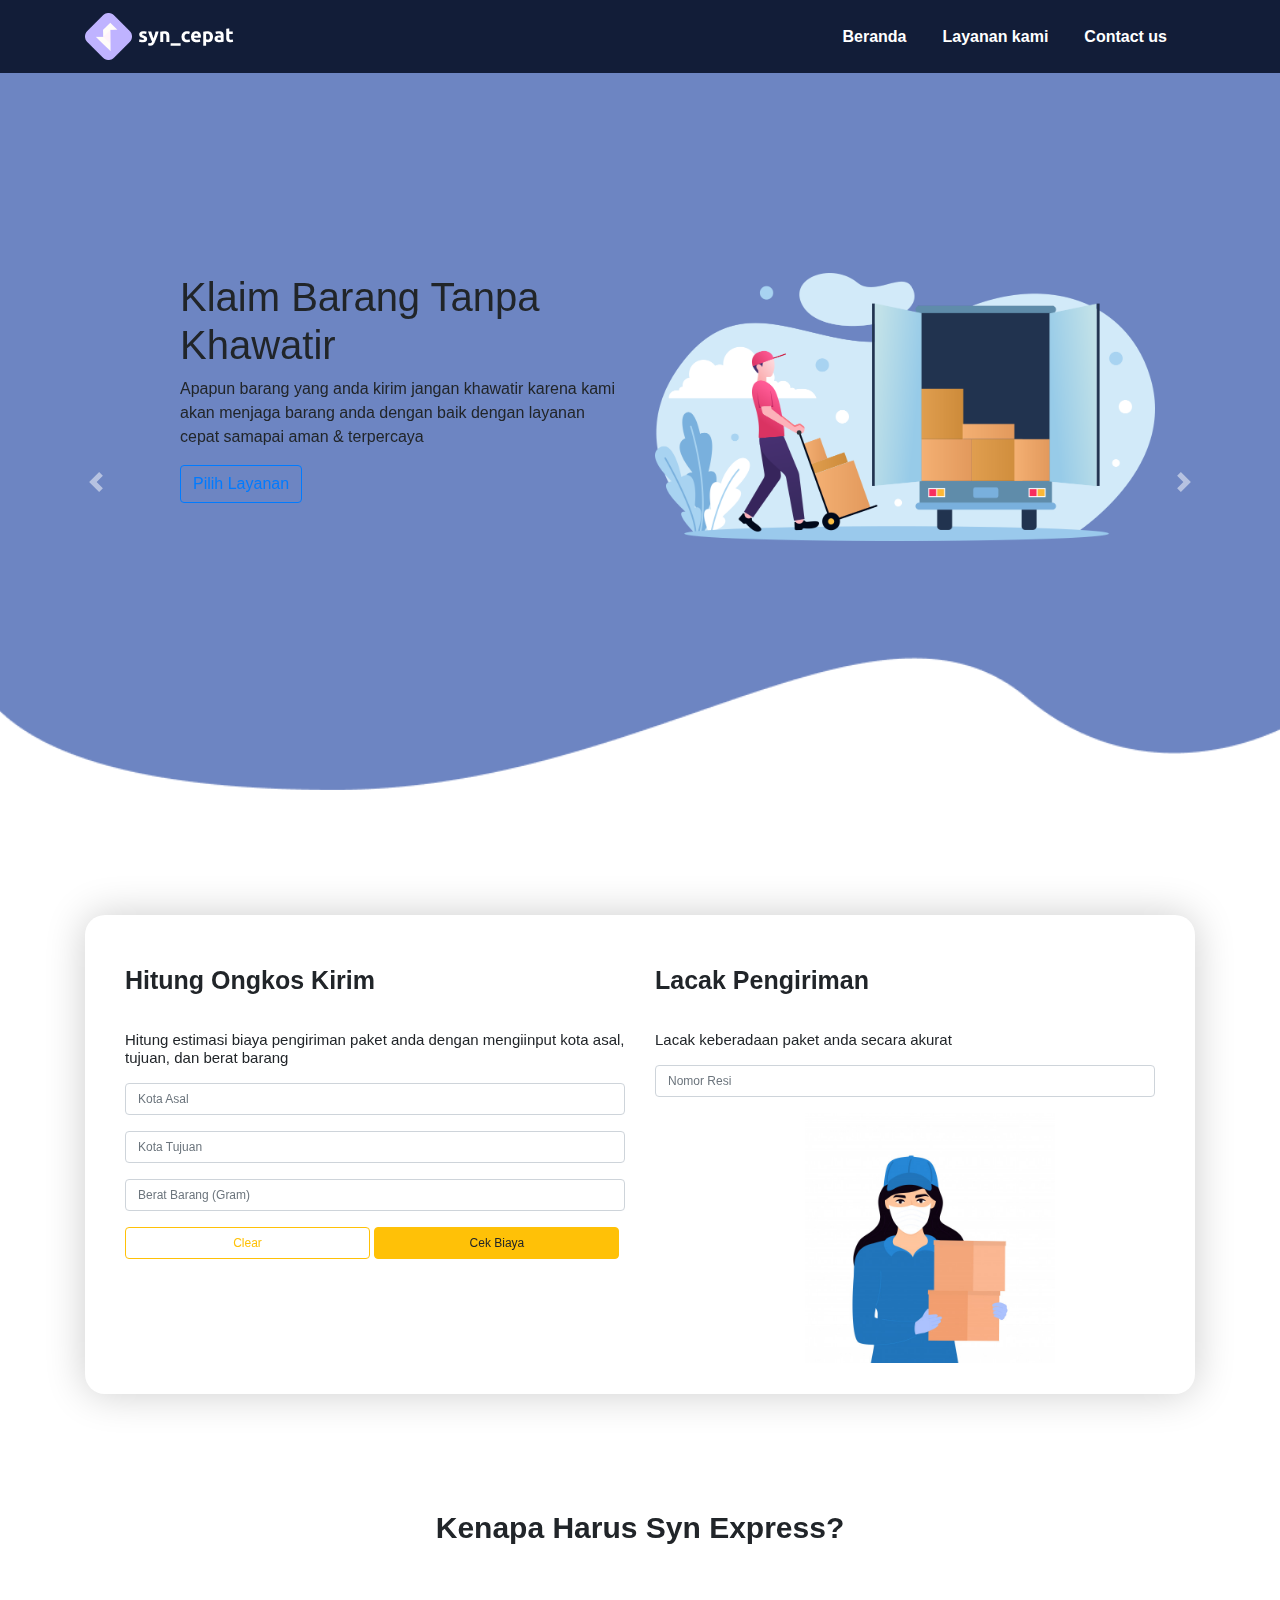
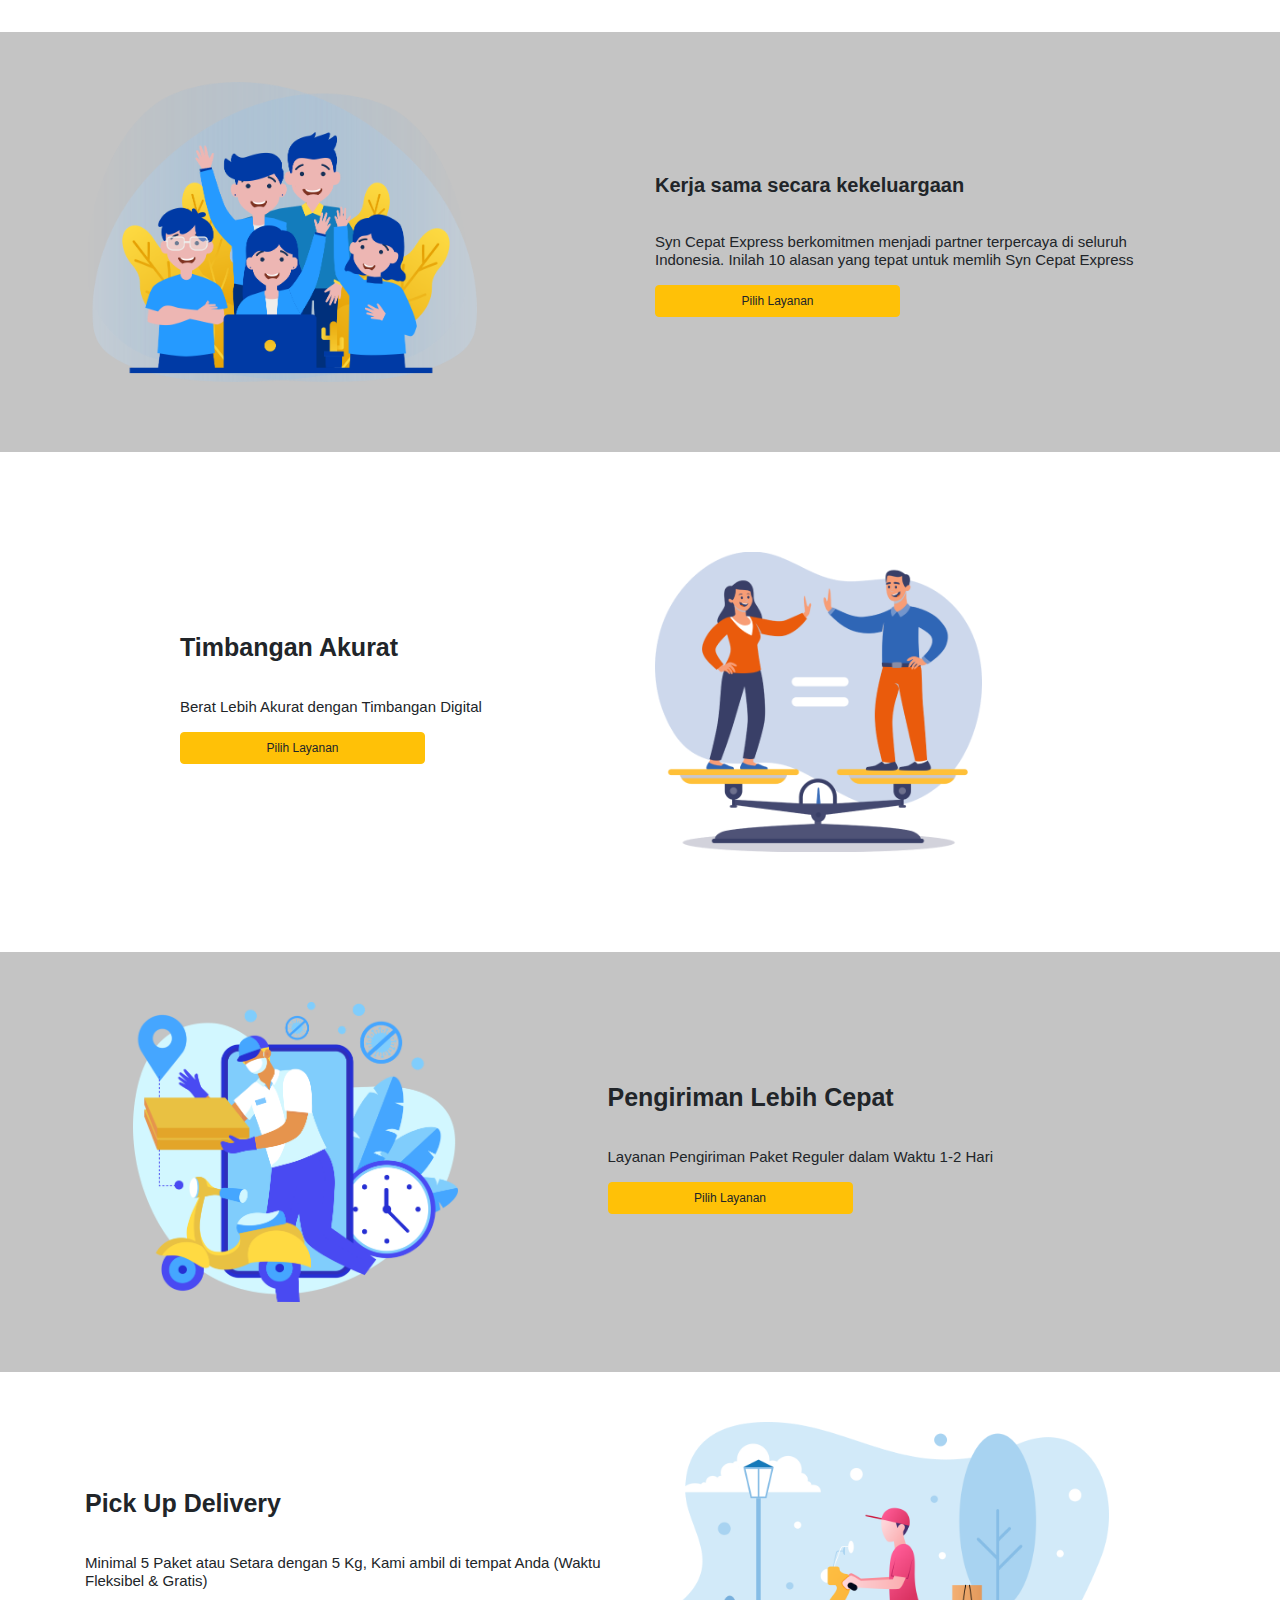
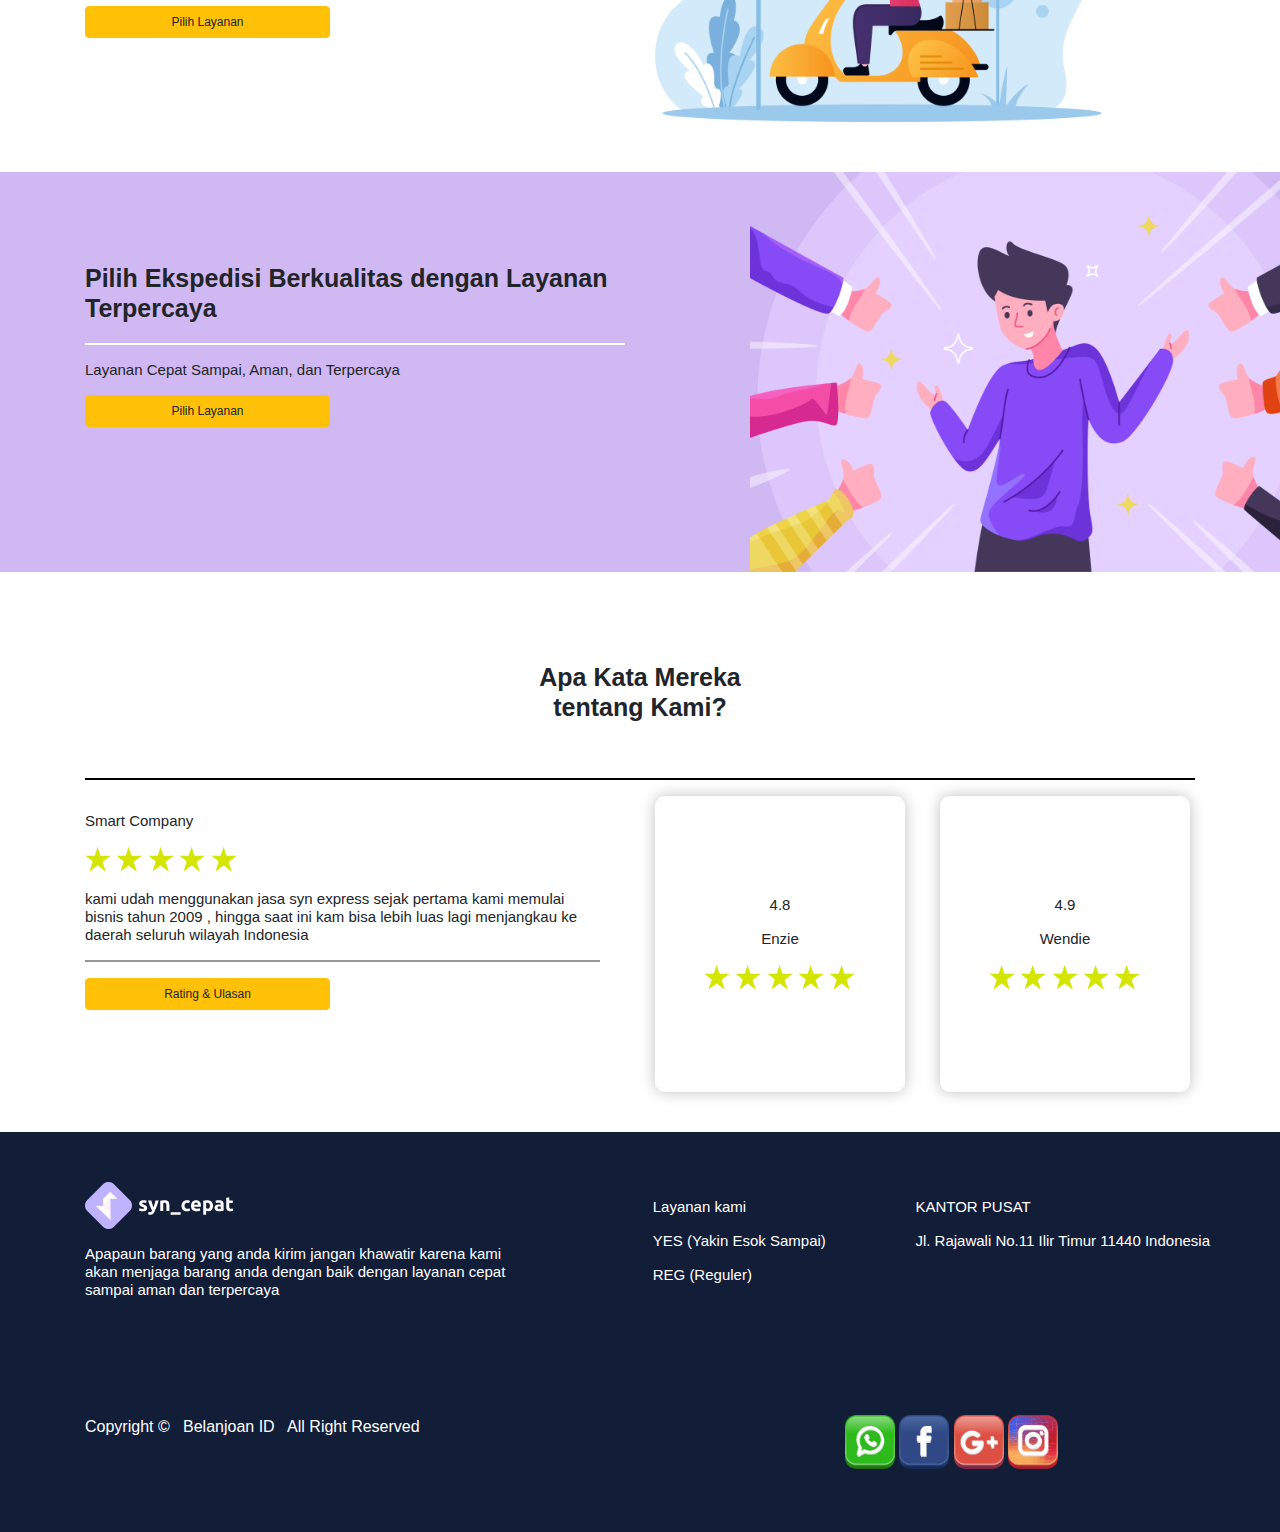
<file: index.html>
<!doctype html>
<html lang="en">

<head>
    <!-- Required meta tags -->
    <meta charset="utf-8">
    <meta name="viewport" content="width=device-width, initial-scale=1, shrink-to-fit=no">

    <!-- Bootstrap CSS -->
    <link rel="stylesheet" href="./css/bootstrap.css">

    <title>Syn-Cepat</title>

    <!-- my css eksternal -->
    <link rel="stylesheet" href="./css/style.css">
    <link rel="stylesheet" href="./css/mobile.css">

    <!-- my font-->
    <link href="https://fonts.googleapis.com/css2?family=Montserrat&display=swap" rel="stylesheet">



</head>

<body>

    <!-- header -->
    <section id="header">
        <div class="row">
            <div class="col-lg-12">
                <nav class="navbar navbar-expand-lg navbar-light bg-nav">
                    <div class="container">
                        <a class="navbar-brand" href="#"><img src="./asset/logo syn cepat.png" alt="Logo"></a>
                        <button class="navbar-toggler" type="button" data-toggle="collapse"
                            data-target="#navbarNavAltMarkup" aria-controls="navbarNavAltMarkup" aria-expanded="false"
                            aria-label="Toggle navigation">
                            <span class="navbar-toggler-icon"></span>
                        </button>
                        <div class="collapse navbar-collapse justify-content-end" id="navbarNavAltMarkup">
                            <div class="navbar-nav">
                                <a class="nav-link active" href="#"> Beranda <span class="sr-only">(current)</span></a>
                                <a class="nav-link" href="./Layanan-kami.html">Layanan kami</a>
                                <a class="nav-link" href="#">Contact us</a>
                            </div>
                        </div>
                    </div>
                </nav>
            </div>
        </div>
        </div>
    </section>

    <!-- header selesai-->

    <!-- banner -->
    <section id="banner">
        <div class="row justify-content-center">
            <div class="col-lg-12">
                <div id="carouselExampleControls" class="carousel slide" data-ride="carousel">
                    <div class="carousel-inner">
                        <div class="carousel-item active">
                            <div class="container">
                                <div class="row justify-content-center">
                                    <div class="col-lg-5">
                                        <h1>Klaim Barang Tanpa Khawatir</h1>
                                        <p>Apapun barang yang anda kirim jangan khawatir karena kami akan menjaga
                                            barang anda
                                            dengan baik dengan layanan cepat samapai aman & terpercaya
                                        </p>
                                        <a href="./Layanan-kami.html"><button type="button"
                                                class="btn btn-outline-primary">Pilih Layanan</button></a>
                                    </div>
                                    <div class="col-lg-5">
                                        <img class="imgbanner" src="./asset/Klaim Barang Tanpa Khawatir.png"
                                            alt="banner">
                                    </div>
                                </div>
                            </div>
                        </div>
                        <div class="carousel-item">
                            <div class="container">
                                <div class="row justify-content-center">
                                    <div class="col-lg-5">
                                        <h1>Klaim Barang Tanpa Khawatir</h1>
                                        <p>Apapun barang yang anda kirim jangan khawatir karena kami akan menjaga
                                            barang anda
                                            dengan baik dengan layanan cepat samapai aman & terpercaya
                                        </p>
                                        <button type="button" class="btn btn-outline-primary">Pilih Layanan</button>
                                    </div>
                                    <div class="col-lg-5 text-center">
                                        <img class="imgbanner" src="./asset/Klaim Barang Tanpa Khawatir.png"
                                            alt="banner">
                                    </div>
                                </div>
                            </div>
                        </div>
                    </div>
                    <a class="carousel-control-prev" href="#carouselExampleControls" role="button" data-slide="prev">
                        <span class="carousel-control-prev-icon" aria-hidden="true"></span>
                        <span class="sr-only">Previous</span>
                    </a>
                    <a class="carousel-control-next" href="#carouselExampleControls" role="button" data-slide="next">
                        <span class="carousel-control-next-icon" aria-hidden="true"></span>
                        <span class="sr-only">Next</span>
                    </a>
                </div>
            </div>
        </div>
    </section>

    <section id="visual">
        <div class="container">
            <div class="row">
                <div class="col-lg-12">
                    <img class="visual1" src="./asset/visual1.png" alt="visual">
                </div>
            </div>
        </div>
    </section>

    <!-- banner selesai -->

    <!-- ongkos kirim -->
    <section id="ongkir">
        <div class="container">
            <div class="row justify-content-between">
                <div class="col-lg-12">
                    <div class="bg-ongkir">
                        <div class="container">
                            <div class="row justify-content-between">
                                <div class="col-lg-6 ongkir">
                                    <h1>Hitung Ongkos Kirim</h1>
                                    <p>
                                    <h6>Hitung estimasi biaya pengiriman paket anda dengan mengiinput kota asal, tujuan,
                                        dan
                                        berat barang
                                    </h6>
                                    </p>
                                    <p>
                                        <input class="form-control" type="text" placeholder="Kota Asal">
                                    </p>
                                    <p>
                                        <input class="form-control" type="text" placeholder="Kota Tujuan">
                                    </p>
                                    <p>
                                        <input class="form-control" type="text" placeholder="Berat Barang (Gram)">
                                    </p>
                                    <a href="./index.html"> <button type="button"
                                            class="btn btn-outline-warning">Clear</button></a>
                                    <a href="./halaman-informasi.html"> <button type="button"
                                            class="btn btn-warning">Cek Biaya</button></a>
                                </div>
                                <div class="col-lg-6 lacak">
                                    <h1>Lacak Pengiriman</h1>
                                    <p>
                                    <h6>Lacak keberadaan paket anda secara akurat
                                    </h6>
                                    </p>
                                    <p>
                                        <input class="form-control" type="text" placeholder="Nomor Resi">
                                    </p>
                                    <img class="girl" src="./asset/girl.jpg" alt="girl">
                                </div>
                            </div>
                        </div>
                    </div>
                </div>
            </div>
        </div>
        </section#visual>
        <!-- ongkos kirim selesai -->

        <!--kenapa harus syn express -->
        <section id="kenapa">
            <div class="container">
                <div class="row">
                    <div class="col-lg-12">
                        <div class="kenapa-harus">
                            <p>
                            <h1>Kenapa Harus Syn Express?</h1>
                            </p>
                        </div>
                    </div>
                </div>
            </div>
        </section>
        <!--kenapa harus syn express selesai -->

        <!-- penjelasan kenapa harus syn express -->
        <section id="ks">
            <div class="container">
                <div class="row">
                    <div class="col-lg-6">
                        <img class="gks" src="./asset/t-work.png" alt="gkeluarga">
                    </div>

                    <div class="col-lg-6">
                        <div class="kerjasama">
                            <p>
                            <h1>Kerja sama secara kekeluargaan </h1>
                            </p>
                            <p>
                            <h6>Syn Cepat Express berkomitmen menjadi partner terpercaya di seluruh Indonesia.
                                Inilah 10 alasan yang tepat untuk memlih Syn Cepat Express</h6>
                            </p>
                            <a href="./Layanan-kami.html"><button type="button" class="btn btn-warning">Pilih
                                    Layanan</button></a>
                        </div>
                    </div>
                </div>
            </div>
        </section>

        <!-- penjelasan kenapa harus syn express selesai -->

        <!--Timbangan akurat-->
        <section id="timbangan-akurat">
            <div class="container">
                <div class="row justify-content-center">
                    <div class="col-lg-5">
                        <h1>Timbangan Akurat</h1>
                        <p>
                        <h6>Berat Lebih Akurat dengan Timbangan Digital</h6>
                        </p>
                        <a href="./Layanan-kami.html"><button type="button" class="btn btn-warning">Pilih
                                Layanan</button></a>
                    </div>
                    <div class="col-lg-5">
                        <img class="timbangan" src="./asset/c-0 1.png" alt="timbangan">
                    </div>
                </div>
            </div>
        </section>
        <!--timbangan akurat selesai-->

        <!--Pengiriman lebih cepat-->
        <section id="kirim-cepat">
            <div class="container">
                <div class="row justify-content-center">
                    <div class="col-lg-5">
                        <img class="kirimcepat" src="./asset/g2590.png" alt="kirimcepat">
                    </div>
                    <div class="col-lg-6">
                        <h1>Pengiriman Lebih Cepat</h1>
                        <p>
                        <h6>Layanan Pengiriman Paket Reguler dalam Waktu 1-2 Hari</h6>
                        </p>
                        <a href="./Layanan-kami.html"><button type="button" class="btn btn-warning">Pilih
                                Layanan</button></a>
                    </div>
                </div>
            </div>
        </section>
        <!--Pengiriman lebih cepat selesai-->

        <!--pick up delivery-->
        <section id="delivery">
            <div class="container">
                <div class="row justify-content-between">
                    <div class="col-lg-6">
                        <p>
                        <h1>Pick Up Delivery</h1>
                        </p>
                        <p>
                        <h6>Minimal 5 Paket atau Setara dengan 5 Kg, Kami ambil di tempat Anda (Waktu Fleksibel &
                            Gratis)
                        </h6>
                        </p>
                        <a href="./Layanan-kami.html"><button type="button" class="btn btn-warning">Pilih
                                Layanan</button></a>
                    </div>
                    <div class="col-lg-6">
                        <img class="titikjemput" src="./asset/c-2.png" alt="titik jemput">
                    </div>
                </div>
            </div>
        </section>
        <!--pick up delivery selesai-->

        <!--kualitas-->
        <section id="kualitas">
            <div class="container">
                <div class="row justify-content-between">
                    <div class="col-lg-6">
                        <p>
                        <h1>Pilih Ekspedisi Berkualitas dengan Layanan Terpercaya</h1>
                        </p>
                        <p>
                        <h6>Layanan Cepat Sampai, Aman, dan Terpercaya</h6>
                        </p>
                        <a href="./Layanan-kami.html"><button type="button" class="btn btn-warning">Pilih
                                Layanan</button></a>
                    </div>
                    <div class="col-lg-5">
                        <img class="kualitaskurir" src="./asset/3298323.jpg" alt="kurir">
                    </div>
                </div>
            </div>
        </section>

        <!--kualitas selesai-->

        <!-- rating -->
        <section id="rating">
            <div class="container">
                <div class="row text-between">
                    <div class="col">
                        <h1>Apa Kata Mereka <br> tentang Kami?</h1>
                        <hr class="line" style="border:1px solid black">
                    </div>
                </div>
                <div class="row justify justify-content-between">
                    <div class="col-lg-6">
                        <div class="col1">
                            <p>
                            <h6>Smart Company</h6>
                            </p>
                            <img class="star" src="./asset/ic_star.png" alt="star">
                            <img class="star" src="./asset/ic_star.png" alt="star">
                            <img class="star" src="./asset/ic_star.png" alt="star">
                            <img class="star" src="./asset/ic_star.png" alt="star">
                            <img class="star" src="./asset/ic_star.png" alt="star">
                            <p>
                            <h6>kami udah menggunakan jasa syn express sejak pertama kami memulai bisnis tahun 2009 ,
                                hingga
                                saat
                                ini kam bisa lebih luas lagi menjangkau ke daerah seluruh wilayah Indonesia</h6>
                            </p>
                            <hr style="border: 1px solid rgba(0, 0, 0, 0.404)">
                            <p>
                                <a href="Halaman-rating.html"> <button type="button" class="btn btn-warning">Rating &
                                        Ulasan</button></a>
                            </p>
                        </div>
                    </div>
                    <div class="col-lg-3">
                        <div class="rating1">
                            <h6>4.8</h6>
                            <p>
                            <h6>Enzie</h6>
                            </p>
                            <img class="star" src="./asset/ic_star.png" alt="star">
                            <img class="star" src="./asset/ic_star.png" alt="star">
                            <img class="star" src="./asset/ic_star.png" alt="star">
                            <img class="star" src="./asset/ic_star.png" alt="star">
                            <img class="star" src="./asset/ic_star.png" alt="star">
                        </div>
                    </div>
                    <div class="col-lg-3">
                        <div class="rating2">
                            <h6>4.9</h6>
                            <p>
                            <h6>Wendie</h6>
                            </p>
                            <img class="star" src="./asset/ic_star.png" alt="star">
                            <img class="star" src="./asset/ic_star.png" alt="star">
                            <img class="star" src="./asset/ic_star.png" alt="star">
                            <img class="star" src="./asset/ic_star.png" alt="star">
                            <img class="star" src="./asset/ic_star.png" alt="star">
                        </div>
                    </div>
                </div>
            </div>
        </section>
        <!-- rating -->

        <!--footer-->
        <section id="footer">
            <div class="container">
                <div class="row justify-content-between">
                    <div class="col-lg-5">
                        <div class="footer-closing">
                            <img class="logo" src="./asset/logo syn cepat.png" alt="logo">
                            <p>
                            <h6>Apapaun barang yang anda kirim jangan khawatir karena kami akan menjaga barang anda
                                dengan
                                baik
                                dengan layanan cepat sampai aman dan terpercaya</h6>
                            </p>
                        </div>
                    </div>
                    <div class="col-lg-3">
                        <div class="company">
                            <p>
                            <h6>Layanan kami</h6>
                            </p>
                            <p>
                            <h6>YES (Yakin Esok Sampai)</h6>
                            </p>
                            <p>
                            <h6>REG (Reguler)</h6>
                            </p>
                        </div>
                    </div>
                    <div class="cool-lg-4">
                        <div class="office">
                            <p>
                            <h6>KANTOR PUSAT</h6>
                            </p>
                            <p>
                            <h6>Jl. Rajawali No.11 Ilir Timur 11440 Indonesia</h6>
                            </p>
                        </div>
                    </div>
                </div>
                <div class="row justify-content-between">
                    <div class="col-lg-4">
                        <div class="footer2">
                            <p> Copyright &copy; &nbsp; Belanjoan ID &nbsp; All Right Reserved &nbsp;</p>
                        </div>
                    </div>
                    <div class="col-lg-4 sosmed">
                        <img src="./asset/wa.png" alt="">
                        <img src="./asset/faccebook.png" alt="">
                        <img src="./asset/gmail.png" alt="">
                        <img src="./asset/instagram.png" alt="">
                    </div>
                </div>
            </div>
        </section>









        <!-- Optional JavaScript -->
        <!-- jQuery first, then Popper.js, then Bootstrap JS -->
        <script src="./js/jquery.slim.min.js"></script>
        <script src="./js/popper.min.js"></script>
        <script src="./js/bootstrap.min.js"> </script>
</body>

</html>
</file>
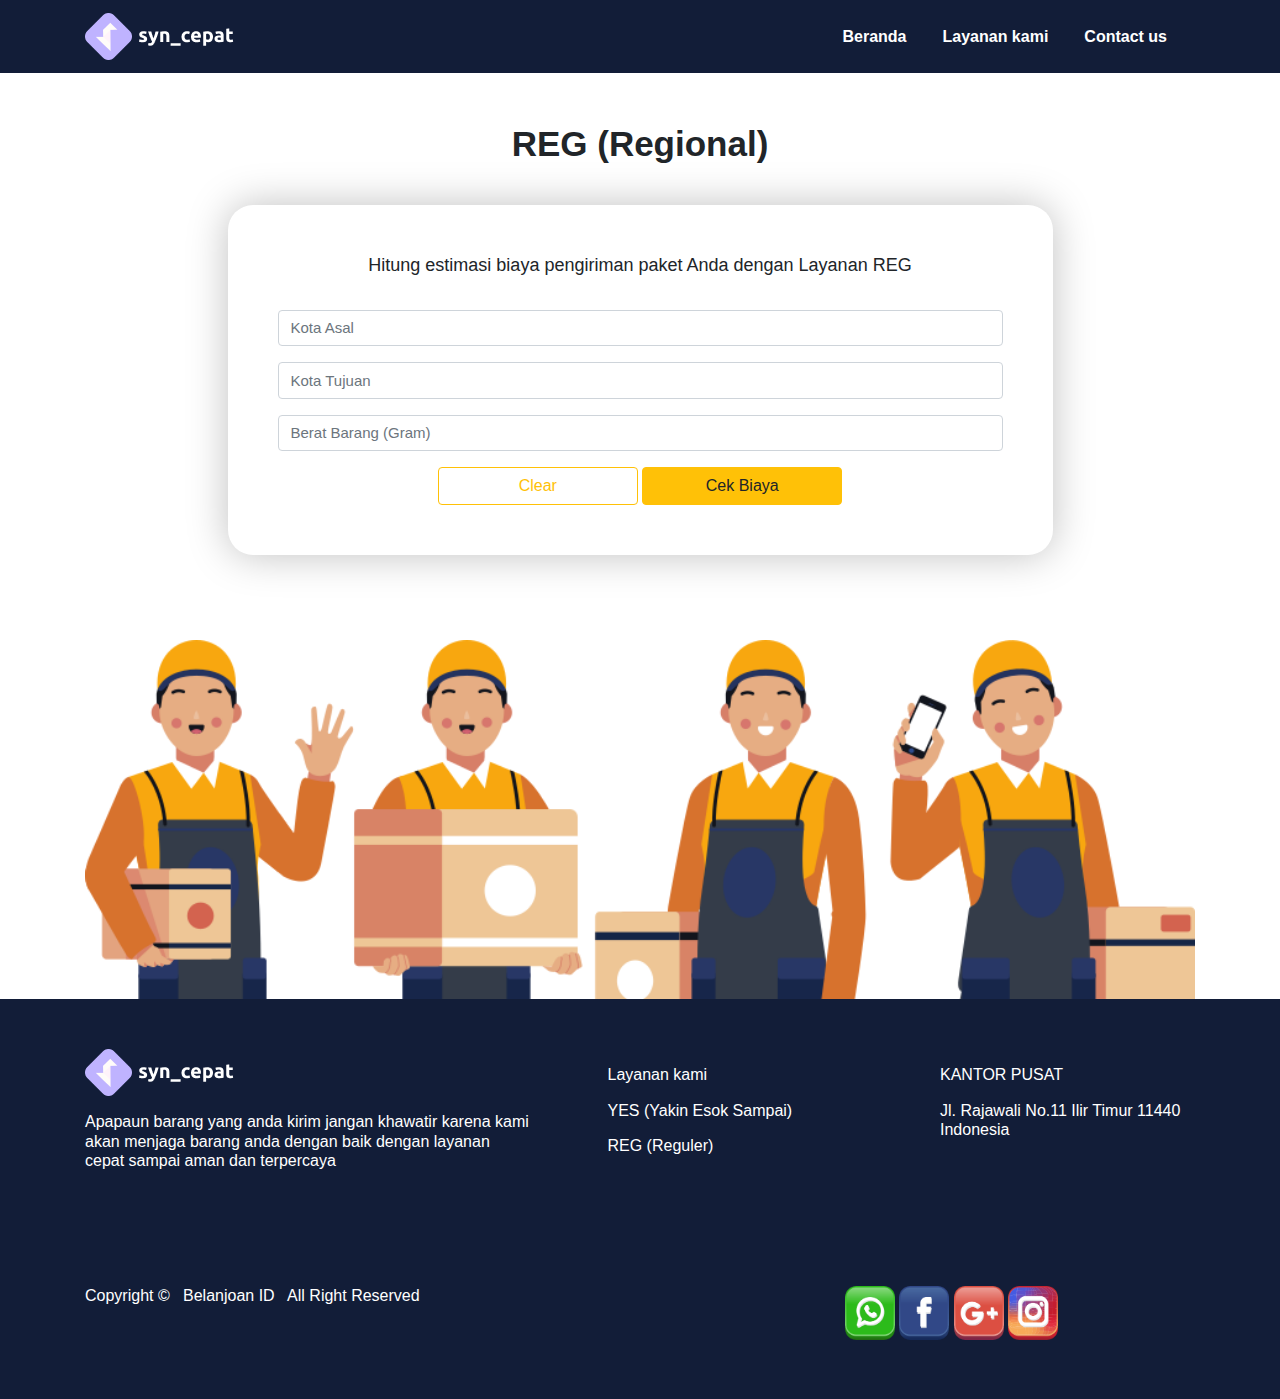
<file: halam-reg.html>
<!doctype html>
<html lang="en">

<head>
    <!-- Required meta tags -->
    <meta charset="utf-8">
    <meta name="viewport" content="width=device-width, initial-scale=1, shrink-to-fit=no">

    <!-- Bootstrap CSS -->
    <link rel="stylesheet" href="./css/bootstrap.css">

    <title>Layanan REG</title>

    <!-- my css eksternal -->
    <link rel="stylesheet" href="./css/style.css">
    <link rel="stylesheet" href="./css/mobile.css">

    <!-- my font-->
    <link href="https://fonts.googleapis.com/css2?family=Montserrat&display=swap" rel="stylesheet">



</head>

<body>

    <!-- header -->
    <section id="header">
        <div class="row">
            <div class="col-lg-12">
                <nav class="navbar navbar-expand-lg navbar-light bg-nav">
                    <div class="container">
                        <a class="navbar-brand" href="#"><img src="./asset/logo syn cepat.png" alt="Logo"></a>
                        <button class="navbar-toggler" type="button" data-toggle="collapse"
                            data-target="#navbarNavAltMarkup" aria-controls="navbarNavAltMarkup" aria-expanded="false"
                            aria-label="Toggle navigation">
                            <span class="navbar-toggler-icon"></span>
                        </button>
                        <div class="collapse navbar-collapse justify-content-end" id="navbarNavAltMarkup">
                            <div class="navbar-nav">
                                <a class="nav-link active" href="./index.html"> Beranda <span
                                        class="sr-only">(current)</span></a>
                                <a class="nav-link" href="./Layanan-kami.html">Layanan kami</a>
                                <a class="nav-link" href="#">Contact us</a>
                            </div>
                        </div>
                    </div>
                </nav>
            </div>
        </div>
        </div>
    </section>

    <!-- header selesai-->

    <!-- halaman reg -->


    <section id="ongkir2">
        <div class="container">
            <div class="row justify-content-center">
                <div class="col-lg-12">
                    <h1>REG (Regional)</h1>
                </div>
            </div>
            <div class="row justify-content-center">
                <div class="col-lg-9">
                    <div class="bg-ongkir2">
                        <h6>Hitung estimasi biaya pengiriman paket Anda dengan Layanan REG</h6>
                        <p>
                            <input class="form-control" type="text" placeholder="Kota Asal">
                        </p>
                        <p>
                            <input class="form-control" type="text" placeholder="Kota Tujuan">
                        </p>
                        <p>
                            <input class="form-control" type="text" placeholder="Berat Barang (Gram)">
                        </p>
                        <a href="./halam-reg.html"> <button type="button"
                                class="btn btn-outline-warning">Clear</button></a>
                        <a href="./halaman-informasi.html"><button type="button" class="btn btn-warning">Cek
                                Biaya</button></a>
                    </div>
                </div>
            </div>
        </div>
    </section>


    <!-- halaman reg selesai -->

    <!-- gambar avenger -->
    <section id="avenger">
        <div class="container">
            <div class="row text-center">
                <div class="col-lg-12">
                    <img class="img-avenger" src="./asset/bg4.png" alt="avenger">
                </div>
            </div>
        </div>
    </section>
    <!-- gambar avenger selesai -->

    <!--footer-->
    <section id="footer2">
        <div class="container">
            <div class="row justify-content-between">
                <div class="col-lg-5">
                    <div class="footer-closing">
                        <img class="logo" src="./asset/logo syn cepat.png" alt="logo">
                        <p>
                        <h6>Apapaun barang yang anda kirim jangan khawatir karena kami akan menjaga barang anda dengan
                            baik
                            dengan layanan cepat sampai aman dan terpercaya</h6>
                        </p>
                    </div>
                </div>
                <div class="col-lg-3">
                    <div class="company">
                        <p>
                        <h6>Layanan kami</h6>
                        </p>
                        <p>
                        <h6>YES (Yakin Esok Sampai)</h6>
                        </p>
                        <p>
                        <h6>REG (Reguler)</h6>
                        </p>
                    </div>
                </div>
                <div class="col-lg-3">
                    <div class="office">
                        <p>
                        <h6>KANTOR PUSAT</h6>
                        </p>
                        <p>
                        <h6>Jl. Rajawali No.11 Ilir Timur 11440 Indonesia</h6>
                        </p>
                    </div>
                </div>
            </div>
            <div class="row justify-content-between">
                <div class="col-lg-4">
                    <div class="footer-sosmed">
                        <h6>Copyright &copy; &nbsp; Belanjoan ID &nbsp; All Right Reserved &nbsp;</h6>

                    </div>
                </div>
                <div class="col-lg-4 contact-sosmed">
                    <img src="./asset/wa.png" alt="">
                    <img src="./asset/faccebook.png" alt="">
                    <img src="./asset/gmail.png" alt="">
                    <img src="./asset/instagram.png" alt="">
                </div>

            </div>
        </div>
    </section>


    <!-- Optional JavaScript -->
    <!-- jQuery first, then Popper.js, then Bootstrap JS -->
    <script src="./js/jquery.slim.min.js"></script>
    <script src="./js/popper.min.js"></script>
    <script src="./js/bootstrap.min.js"> </script>
</body>

</html>
</file>
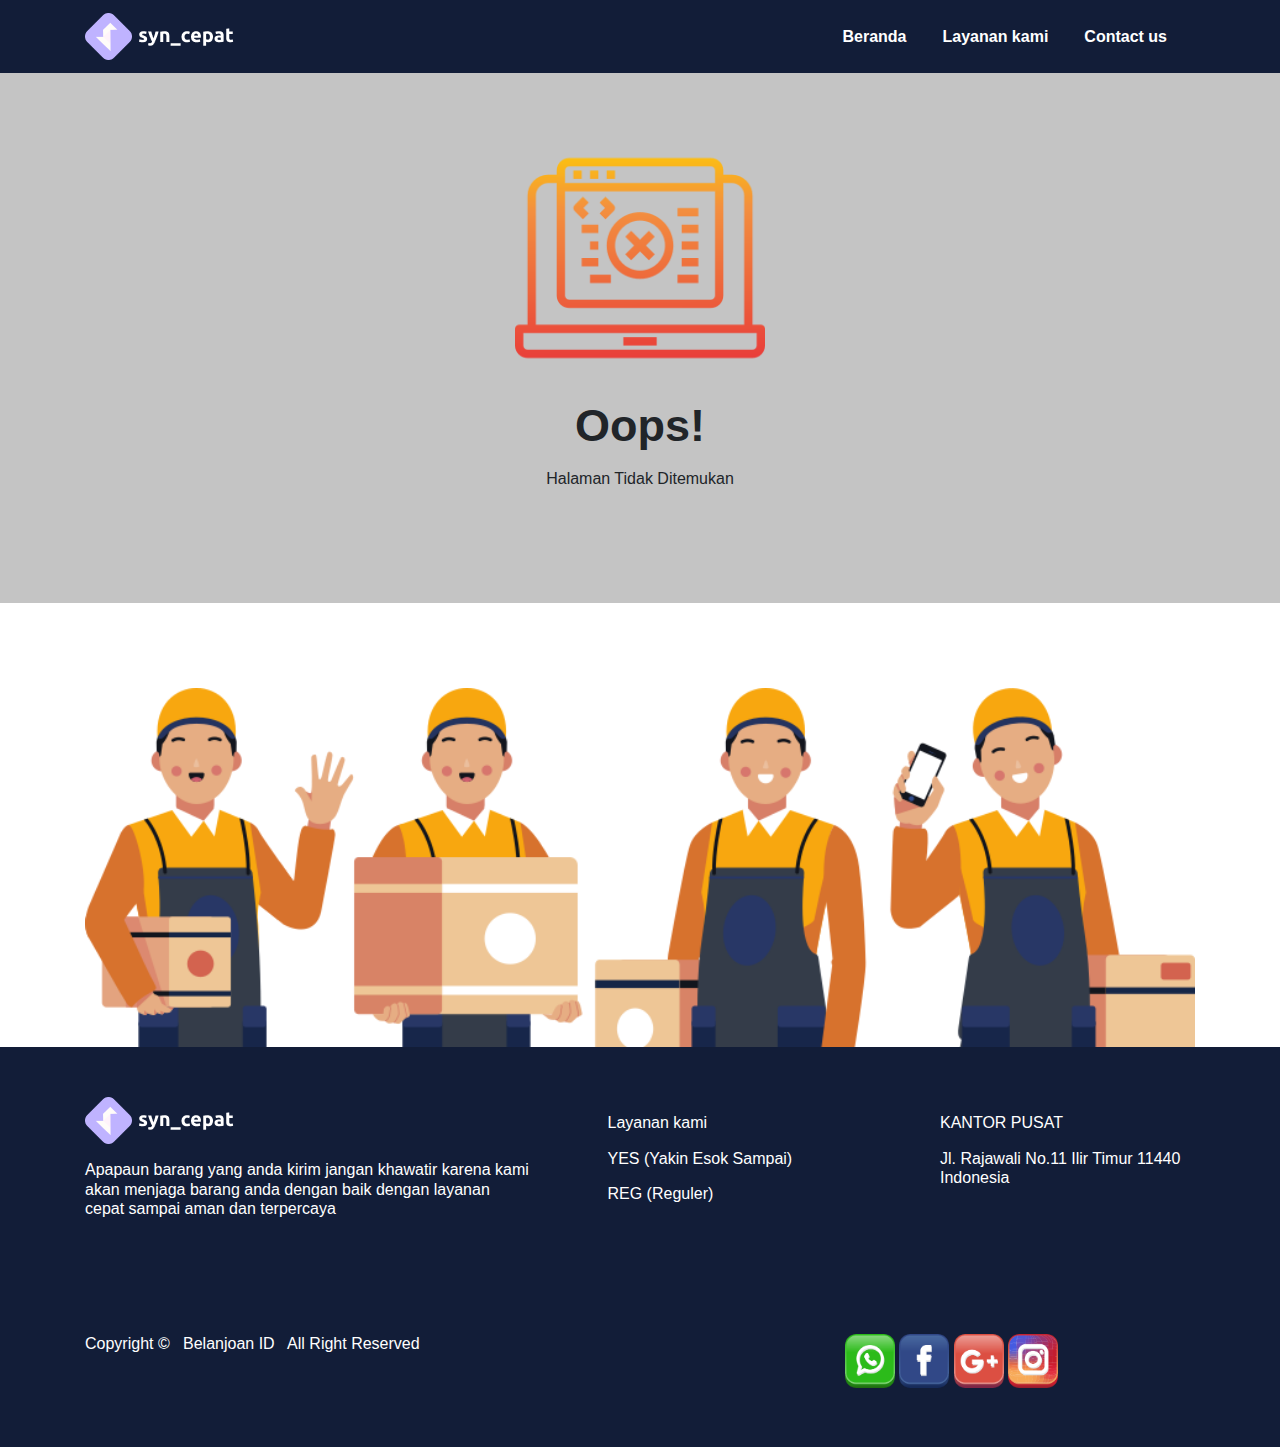
<file: halaman-informasi.html>
<!doctype html>
<html lang="en">

<head>
    <!-- Required meta tags -->
    <meta charset="utf-8">
    <meta name="viewport" content="width=device-width, initial-scale=1, shrink-to-fit=no">

    <!-- Bootstrap CSS -->
    <link rel="stylesheet" href="./css/bootstrap.css">

    <title>Halaman Informasi</title>

    <!-- my css eksternal -->
    <link rel="stylesheet" href="./css/style.css">
    <link rel="stylesheet" href="./css/mobile.css">

    <!-- my font-->
    <link href="https://fonts.googleapis.com/css2?family=Montserrat&display=swap" rel="stylesheet">



</head>

<body>

    <!-- header -->
    <section id="header">
        <div class="row">
            <div class="col-lg-12">
                <nav class="navbar navbar-expand-lg navbar-light bg-nav">
                    <div class="container">
                        <a class="navbar-brand" href="#"><img src="./asset/logo syn cepat.png" alt="Logo"></a>
                        <button class="navbar-toggler" type="button" data-toggle="collapse"
                            data-target="#navbarNavAltMarkup" aria-controls="navbarNavAltMarkup" aria-expanded="false"
                            aria-label="Toggle navigation">
                            <span class="navbar-toggler-icon"></span>
                        </button>
                        <div class="collapse navbar-collapse justify-content-end" id="navbarNavAltMarkup">
                            <div class="navbar-nav">
                                <a class="nav-link active" href="./index.html"> Beranda <span class="sr-only">(current)</span></a>
                                <a class="nav-link" href="./Layanan-kami.html">Layanan kami</a>
                                <a class="nav-link" href="#">Contact us</a>
                            </div>
                        </div>
                    </div>
                </nav>
            </div>
        </div>
        </div>
    </section>

    <!-- header selesai-->

       <!-- informasi -->
    <section id="halaman-informasi">
        <div class="container">
            <div class="row justify-content-center">
                <div class="col-lg-12">
                    <img class="img-error" src="./asset/ic_error.png" alt="eror">
                    <p>
                        <h1>Oops!</h1>
                    </p>
                    <p>
                        <h6>Halaman Tidak Ditemukan</h6>
                    </p>
                </div>
            </div>
        </div>
    </section>

    <!-- jenis layanan selesai -->

    <!-- gambar avenger -->
    <section id="avenger">
        <div class="container">
            <div class="row text-center">
                <div class="col-lg-12">
                    <img class="img-avenger" src="./asset/bg4.png" alt="avenger">
                </div>
            </div>
        </div>
    </section>
    <!-- gambar avenger selesai -->

    <!--footer-->
    <section id="footer2">
        <div class="container">
            <div class="row justify-content-between">
                <div class="col-lg-5">
                    <div class="footer-closing">
                        <img class="logo" src="./asset/logo syn cepat.png" alt="logo">
                        <p>
                        <h6>Apapaun barang yang anda kirim jangan khawatir karena kami akan menjaga barang anda dengan
                            baik
                            dengan layanan cepat sampai aman dan terpercaya</h6>
                        </p>
                    </div>
                </div>
                <div class="col-lg-3">
                    <div class="company">
                        <p>
                        <h6>Layanan kami</h6>
                        </p>
                        <p>
                        <h6>YES (Yakin Esok Sampai)</h6>
                        </p>
                        <p>
                        <h6>REG (Reguler)</h6>
                        </p>
                    </div>
                </div>
                <div class="col-lg-3">
                    <div class="office">
                        <p>
                        <h6>KANTOR PUSAT</h6>
                        </p>
                        <p>
                        <h6>Jl. Rajawali No.11 Ilir Timur 11440 Indonesia</h6>
                        </p>
                    </div>
                </div>
            </div>
            <div class="row justify-content-between">
                <div class="col-lg-4">
                    <div class="footer-sosmed">
                        <h6>Copyright &copy; &nbsp; Belanjoan ID &nbsp; All Right Reserved &nbsp;</h6>
                        
                    </div>
                </div>
                <div class="col-lg-4 contact-sosmed">
                    <img src="./asset/wa.png" alt="">
                    <img src="./asset/faccebook.png" alt="">
                    <img src="./asset/gmail.png" alt="">
                    <img src="./asset/instagram.png" alt="">
                </div>   

            </div>
        </div>
    </section>

   

    <!-- Optional JavaScript -->
    <!-- jQuery first, then Popper.js, then Bootstrap JS -->
    <script src="./js/jquery.slim.min.js"></script>
    <script src="./js/popper.min.js"></script>
    <script src="./js/bootstrap.min.js"> </script>
</body>

</html>
</file>
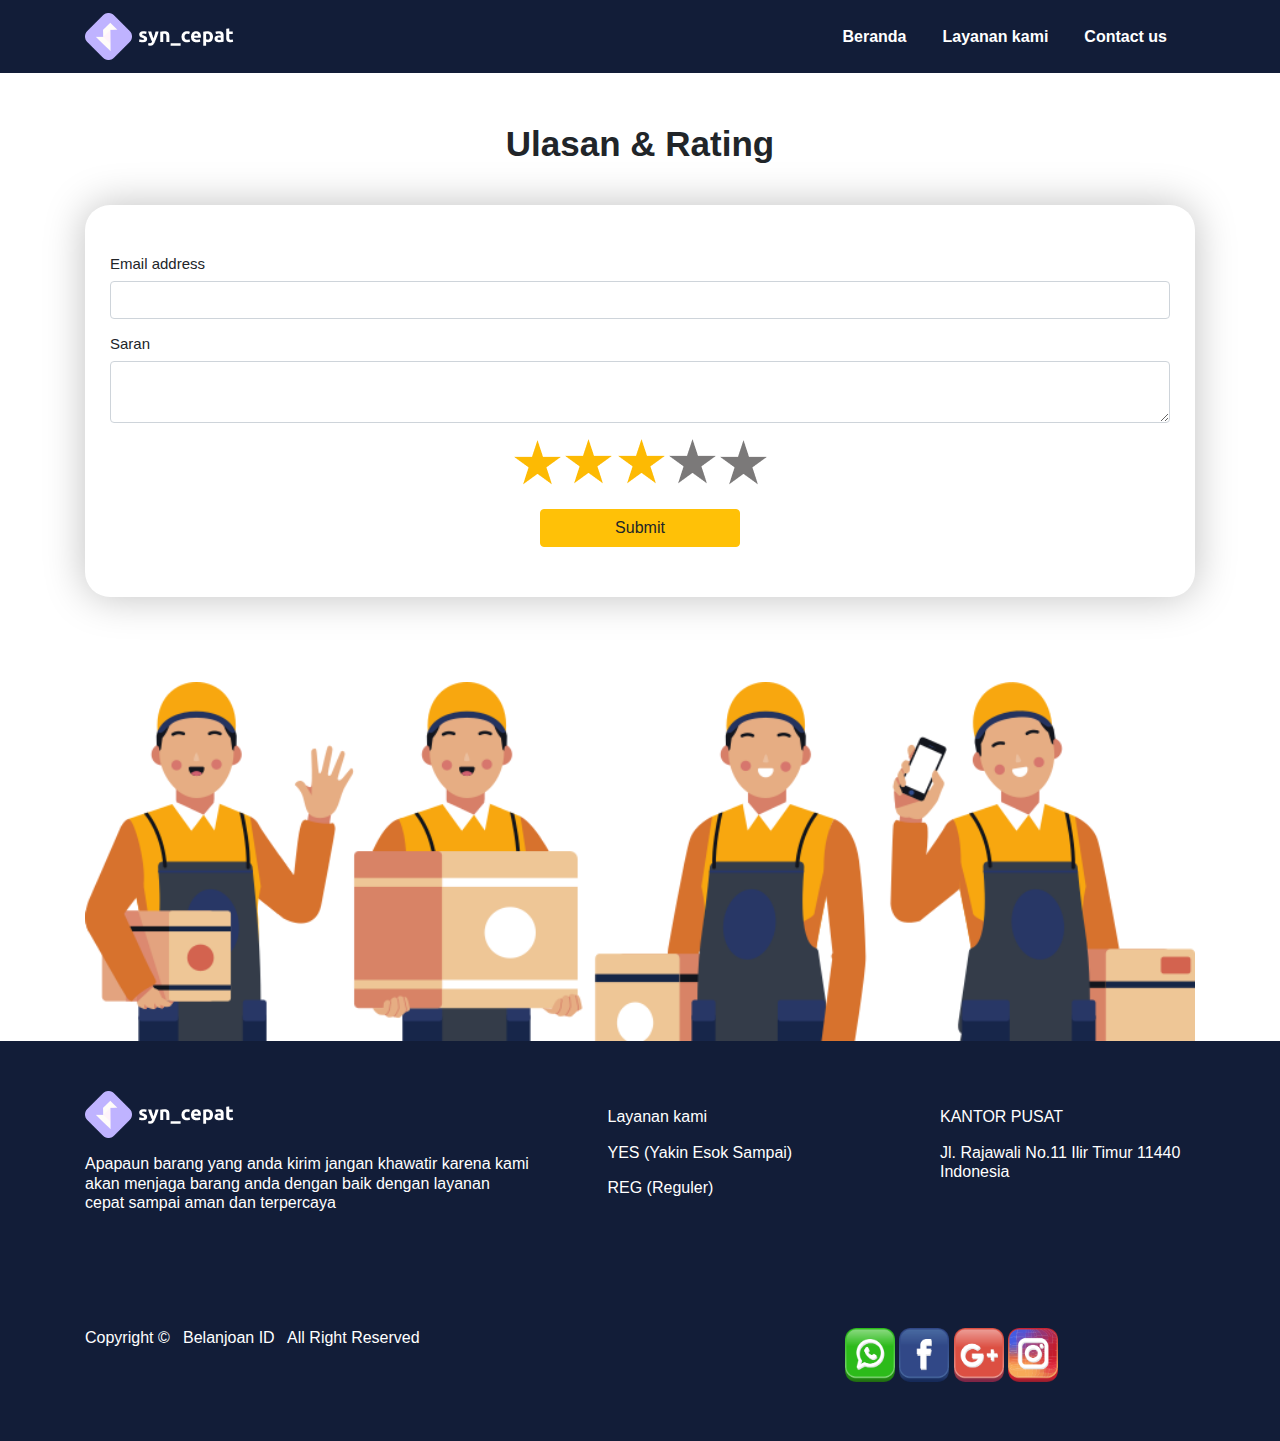
<file: Halaman-rating.html>
<!doctype html>
<html lang="en">

<head>
    <!-- Required meta tags -->
    <meta charset="utf-8">
    <meta name="viewport" content="width=device-width, initial-scale=1, shrink-to-fit=no">

    <!-- Bootstrap CSS -->
    <link rel="stylesheet" href="./css/bootstrap.css">

    <title>Ulasan & Rating</title>

    <!-- my css eksternal -->
    <link rel="stylesheet" href="./css/style.css">
    <link rel="stylesheet" href="./css/mobile.css">

    <!-- my font-->
    <link href="https://fonts.googleapis.com/css2?family=Montserrat&display=swap" rel="stylesheet">



</head>

<body>

    <!-- header -->
    <section id="header">
        <div class="row">
            <div class="col-lg-12">
                <nav class="navbar navbar-expand-lg navbar-light bg-nav">
                    <div class="container">
                        <a class="navbar-brand" href="#"><img src="./asset/logo syn cepat.png" alt="Logo"></a>
                        <button class="navbar-toggler" type="button" data-toggle="collapse"
                            data-target="#navbarNavAltMarkup" aria-controls="navbarNavAltMarkup" aria-expanded="false"
                            aria-label="Toggle navigation">
                            <span class="navbar-toggler-icon"></span>
                        </button>
                        <div class="collapse navbar-collapse justify-content-end" id="navbarNavAltMarkup">
                            <div class="navbar-nav">
                                <a class="nav-link active" href="./index.html"> Beranda <span
                                        class="sr-only">(current)</span></a>
                                <a class="nav-link" href="./Layanan-kami.html">Layanan kami</a>
                                <a class="nav-link" href="#">Contact us</a>
                            </div>
                        </div>
                    </div>
                </nav>
            </div>
        </div>
        </div>
    </section>

    <!-- header selesai-->

    <!-- halaman rating -->

    <section id="ulasan-rating">
        <div class="container">
            <div class="row justify-content-center">
                <div class="col-lg-12">
                    <h1>Ulasan & Rating</h1>
                </div>
            </div>
            <div class="row justify-content-center">
                <div class="col-lg-12">
                    <div class="u-rating">
                        <form>
                            <div class="form-group">
                                <h6>Email address</h6>
                                <input type="email" class="form-control" id="exampleInputEmail1"
                                    aria-describedby="emailHelp">
                            </div>
                            <div class="form-group">
                               <h6>Saran</h6> 
                                <textarea type="saran" class="form-control" id="exampleInputsaran"></textarea>
                            </div>
                        </form>
                        <img class="star" src="./asset/star.png" alt="star"> <br>
                       <a href="./index.html"> <button type="submit" class="btn btn-warning"> Submit</button></a>
                    </div>
                </div>
            </div>
        </div>
    </section>


    <!-- halaman reg selesai -->

    <!-- gambar avenger -->
    <section id="avenger">
        <div class="container">
            <div class="row text-center">
                <div class="col-lg-12">
                    <img class="img-avenger" src="./asset/bg4.png" alt="avenger">
                </div>
            </div>
        </div>
    </section>
    <!-- gambar avenger selesai -->

    <!--footer-->
    <section id="footer2">
        <div class="container">
            <div class="row justify-content-between">
                <div class="col-lg-5">
                    <div class="footer-closing">
                        <img class="logo" src="./asset/logo syn cepat.png" alt="logo">
                        <p>
                        <h6>Apapaun barang yang anda kirim jangan khawatir karena kami akan menjaga barang anda dengan
                            baik
                            dengan layanan cepat sampai aman dan terpercaya</h6>
                        </p>
                    </div>
                </div>
                <div class="col-lg-3">
                    <div class="company">
                        <p>
                        <h6>Layanan kami</h6>
                        </p>
                        <p>
                        <h6>YES (Yakin Esok Sampai)</h6>
                        </p>
                        <p>
                        <h6>REG (Reguler)</h6>
                        </p>
                    </div>
                </div>
                <div class="col-lg-3">
                    <div class="office">
                        <p>
                        <h6>KANTOR PUSAT</h6>
                        </p>
                        <p>
                        <h6>Jl. Rajawali No.11 Ilir Timur 11440 Indonesia</h6>
                        </p>
                    </div>
                </div>
            </div>
            <div class="row justify-content-between">
                <div class="col-lg-4">
                    <div class="footer-sosmed">
                        <h6>Copyright &copy; &nbsp; Belanjoan ID &nbsp; All Right Reserved &nbsp;</h6>

                    </div>
                </div>
                <div class="col-lg-4 contact-sosmed">
                    <img src="./asset/wa.png" alt="">
                    <img src="./asset/faccebook.png" alt="">
                    <img src="./asset/gmail.png" alt="">
                    <img src="./asset/instagram.png" alt="">
                </div>

            </div>
        </div>
    </section>



    <!-- Optional JavaScript -->
    <!-- jQuery first, then Popper.js, then Bootstrap JS -->
    <script src="./js/jquery.slim.min.js"></script>
    <script src="./js/popper.min.js"></script>
    <script src="./js/bootstrap.min.js"> </script>
</body>

</html>
</file>
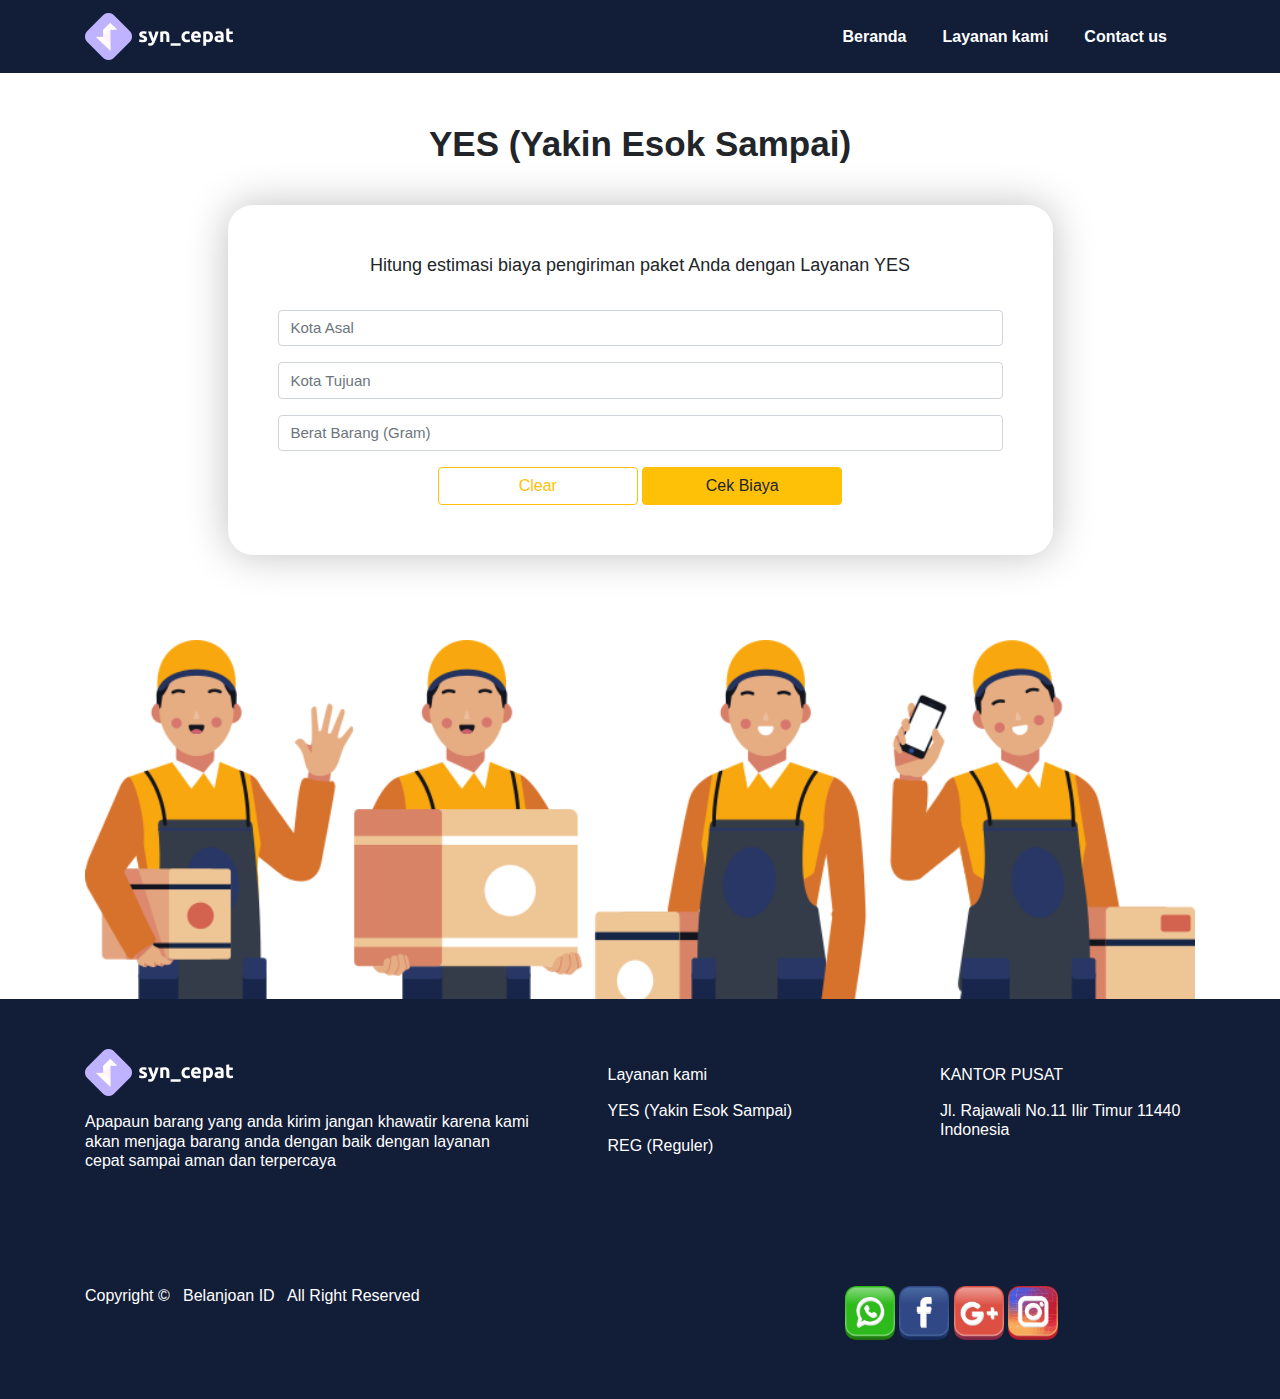
<file: halaman-yes.html>
<!doctype html>
<html lang="en">

<head>
    <!-- Required meta tags -->
    <meta charset="utf-8">
    <meta name="viewport" content="width=device-width, initial-scale=1, shrink-to-fit=no">

    <!-- Bootstrap CSS -->
    <link rel="stylesheet" href="./css/bootstrap.css">

    <title>Layanan YES</title>

    <!-- my css eksternal -->
    <link rel="stylesheet" href="./css/style.css">
    <link rel="stylesheet" href="./css/mobile.css">

    <!-- my font-->
    <link href="https://fonts.googleapis.com/css2?family=Montserrat&display=swap" rel="stylesheet">



</head>

<body>

    <!-- header -->
    <section id="header">
        <div class="row">
            <div class="col-lg-12">
                <nav class="navbar navbar-expand-lg navbar-light bg-nav">
                    <div class="container">
                        <a class="navbar-brand" href="#"><img src="./asset/logo syn cepat.png" alt="Logo"></a>
                        <button class="navbar-toggler" type="button" data-toggle="collapse"
                            data-target="#navbarNavAltMarkup" aria-controls="navbarNavAltMarkup" aria-expanded="false"
                            aria-label="Toggle navigation">
                            <span class="navbar-toggler-icon"></span>
                        </button>
                        <div class="collapse navbar-collapse justify-content-end" id="navbarNavAltMarkup">
                            <div class="navbar-nav">
                                <a class="nav-link active" href="./index.html"> Beranda <span
                                        class="sr-only">(current)</span></a>
                                <a class="nav-link" href="./Layanan-kami.html">Layanan kami</a>
                                <a class="nav-link" href="#">Contact us</a>
                            </div>
                        </div>
                    </div>
                </nav>
            </div>
        </div>
        </div>
    </section>

    <!-- header selesai-->

    <!-- halaman yes -->

    <section id="ongkir1">
        <div class="container">
            <div class="row justify-content-center">
                <div class="col-lg-12">
                    <h1>YES (Yakin Esok Sampai)</h1>
                </div>
            </div>
            <div class="row justify-content-center">
                <div class="col-lg-9">
                    <div class="bg-ongkir1">
                        <h6>Hitung estimasi biaya pengiriman paket Anda dengan Layanan YES</h6>
                        <p>
                            <input class="form-control" type="text" placeholder="Kota Asal">
                        </p>
                        <p>
                            <input class="form-control" type="text" placeholder="Kota Tujuan">
                        </p>
                        <p>
                            <input class="form-control" type="text" placeholder="Berat Barang (Gram)">
                        </p>
                        <a href="halaman-yes.html"> <button type="button"
                                class="btn btn-outline-warning">Clear</button></a>
                        <a href="halaman-informasi.html"> <button type="button" class="btn btn-warning">Cek
                                Biaya</button></a>
                    </div>
                </div>
            </div>
        </div>
    </section>


    <!-- halaman yes selesai -->

    <!-- gambar avenger -->
    <section id="avenger">
        <div class="container">
            <div class="row text-center">
                <div class="col-lg-12">
                    <img class="img-avenger" src="./asset/bg4.png" alt="avenger">
                </div>
            </div>
        </div>
    </section>
    <!-- gambar avenger selesai -->

    <!--footer-->
    <section id="footer2">
        <div class="container">
            <div class="row justify-content-between">
                <div class="col-lg-5">
                    <div class="footer-closing">
                        <img class="logo" src="./asset/logo syn cepat.png" alt="logo">
                        <p>
                        <h6>Apapaun barang yang anda kirim jangan khawatir karena kami akan menjaga barang anda dengan
                            baik
                            dengan layanan cepat sampai aman dan terpercaya</h6>
                        </p>
                    </div>
                </div>
                <div class="col-lg-3">
                    <div class="company">
                        <p>
                        <h6>Layanan kami</h6>
                        </p>
                        <p>
                        <h6>YES (Yakin Esok Sampai)</h6>
                        </p>
                        <p>
                        <h6>REG (Reguler)</h6>
                        </p>
                    </div>
                </div>
                <div class="col-lg-3">
                    <div class="office">
                        <p>
                        <h6>KANTOR PUSAT</h6>
                        </p>
                        <p>
                        <h6>Jl. Rajawali No.11 Ilir Timur 11440 Indonesia</h6>
                        </p>
                    </div>
                </div>
            </div>
            <div class="row justify-content-between">
                <div class="col-lg-4">
                    <div class="footer-sosmed">
                        <h6>Copyright &copy; &nbsp; Belanjoan ID &nbsp; All Right Reserved &nbsp;</h6>

                    </div>
                </div>
                <div class="col-lg-4 contact-sosmed">
                    <img src="./asset/wa.png" alt="">
                    <img src="./asset/faccebook.png" alt="">
                    <img src="./asset/gmail.png" alt="">
                    <img src="./asset/instagram.png" alt="">
                </div>

            </div>
        </div>
    </section>



    <!-- Optional JavaScript -->
    <!-- jQuery first, then Popper.js, then Bootstrap JS -->
    <script src="./js/jquery.slim.min.js"></script>
    <script src="./js/popper.min.js"></script>
    <script src="./js/bootstrap.min.js"> </script>
</body>

</html>
</file>
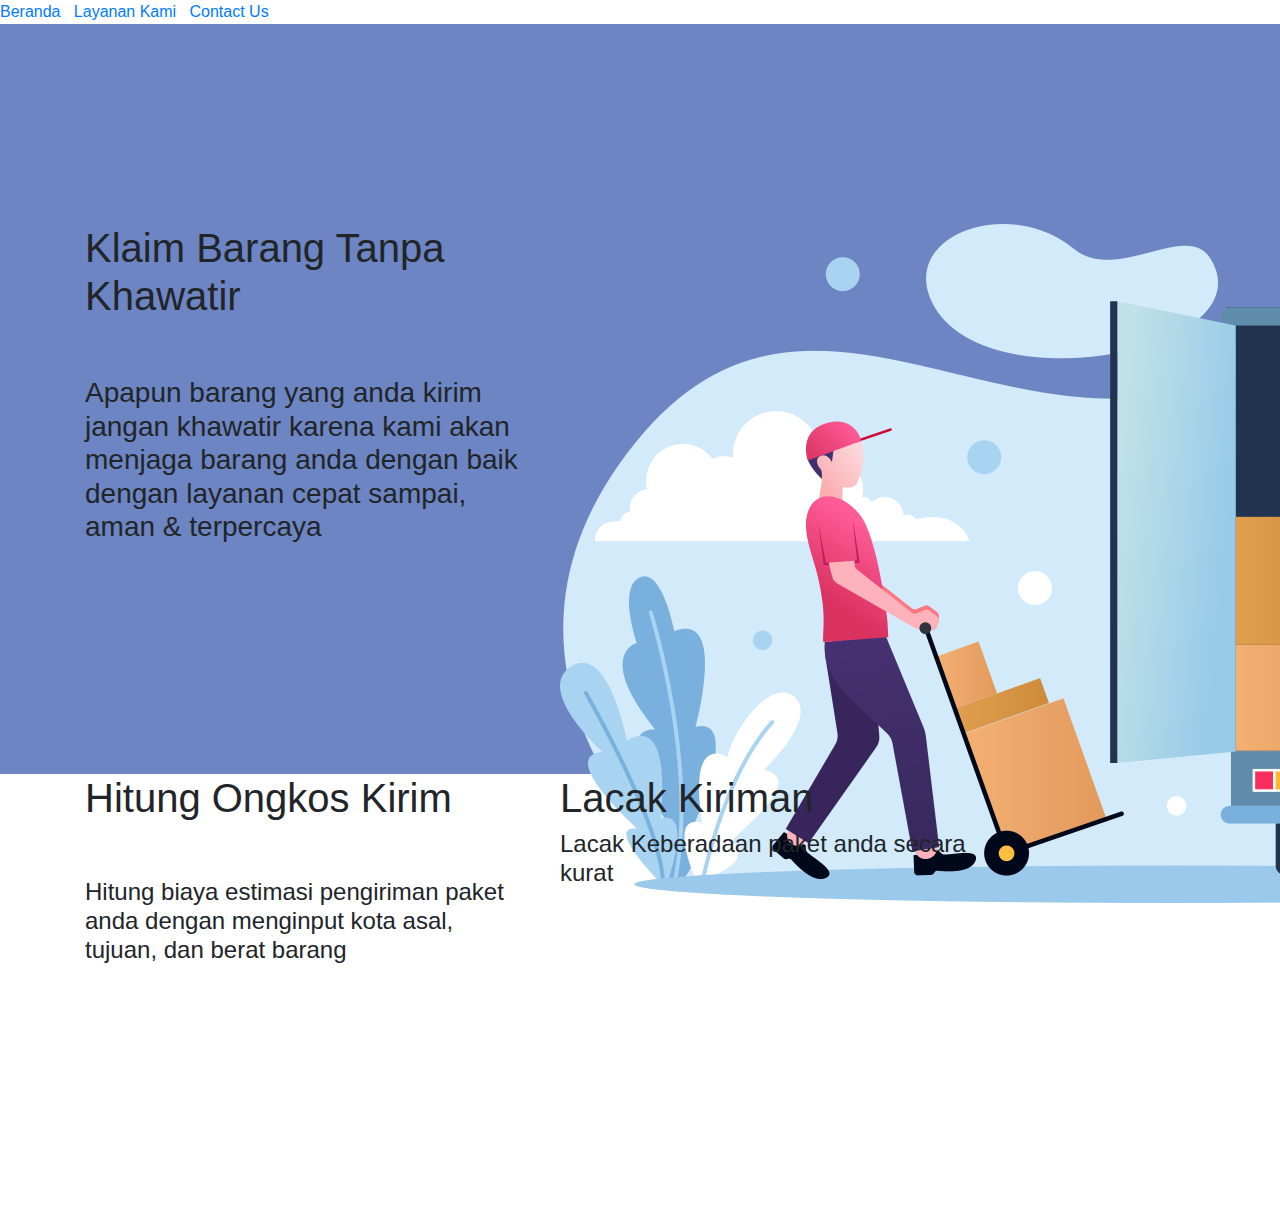
<file: latihan.html>
<!doctype html>
<html lang="en">
  <head>
    <!-- Required meta tags -->
    <meta charset="utf-8">
    <meta name="viewport" content="width=device-width, initial-scale=1, shrink-to-fit=no">

    <!-- Bootstrap CSS -->
    <link rel="stylesheet" href="./css/bootstrap.css" >

    <title>Hello, world!</title>

    <!-- my css eksternal -->
    <link rel="stylesheet" href="./css/style.css">



  </head>
  <body>

<!-- banner landing page -->

 <!-- menu website -->
    <section id="Header">
    <div class="menu"> 
      <a href="index.html" class="menu">Beranda</a> &nbsp;
      <a href="layanan kami.html" class="menu">Layanan Kami</a> &nbsp;
      <a href="contact.html" class="menu">Contact Us</a> &nbsp;
    </div>  
   </section>
   
  <section id="banner">
    <div class="container">
        <div class="row">
            <div class="col-lg-5">
                <h1 id="title">Klaim Barang Tanpa <br> Khawatir</h1> <br><br>
                <h3 id="Penjelasan_judul">Apapun barang yang anda kirim jangan khawatir karena kami akan menjaga barang anda dengan baik dengan layanan cepat sampai, aman & terpercaya</h3>
            </div>
            <div class="col-lg-5">
                <img class="gambar1" src="./asset/Klaim Barang Tanpa Khawatir.png" alt="Gambar Banner">
            </div>
        </div>
      </div>
      <img class="visual1" src="./asset/visual1.png" alt="Gambar garis lengkung">
   </section>

   <section id="banner2">
    <div class="container">
        <div class="row">
            <div class="col-lg-5">
                <h1 id="title">Hitung Ongkos Kirim</h1> <br><br>
                <h4 id="Penjelasan_judul">Hitung biaya estimasi pengiriman paket anda dengan menginput kota asal, tujuan, dan berat barang</h4>
            </div>
            <div class="col-lg-5">
                <h1 id="title">Lacak Kiriman</h1>
                <h4 id=Penjelasan_judul>Lacak Keberadaan paket anda secara kurat</h4>
            </div>
        </div>
      </div>
      <img class="visual1" src="./asset/visual1.png" alt="Gambar garis lengkung">
   </section>
 
  <!-- Akhir Latihan 1 -->

    <!-- Optional JavaScript -->
    <!-- jQuery first, then Popper.js, then Bootstrap JS -->
    <script src="./js/jquery.slim.min.js" ></script>
    <script src="./js/popper.min.js" ></script>
    <script src="./js/bootstrap.min.js" > </script>
  </body>
</html>
</file>
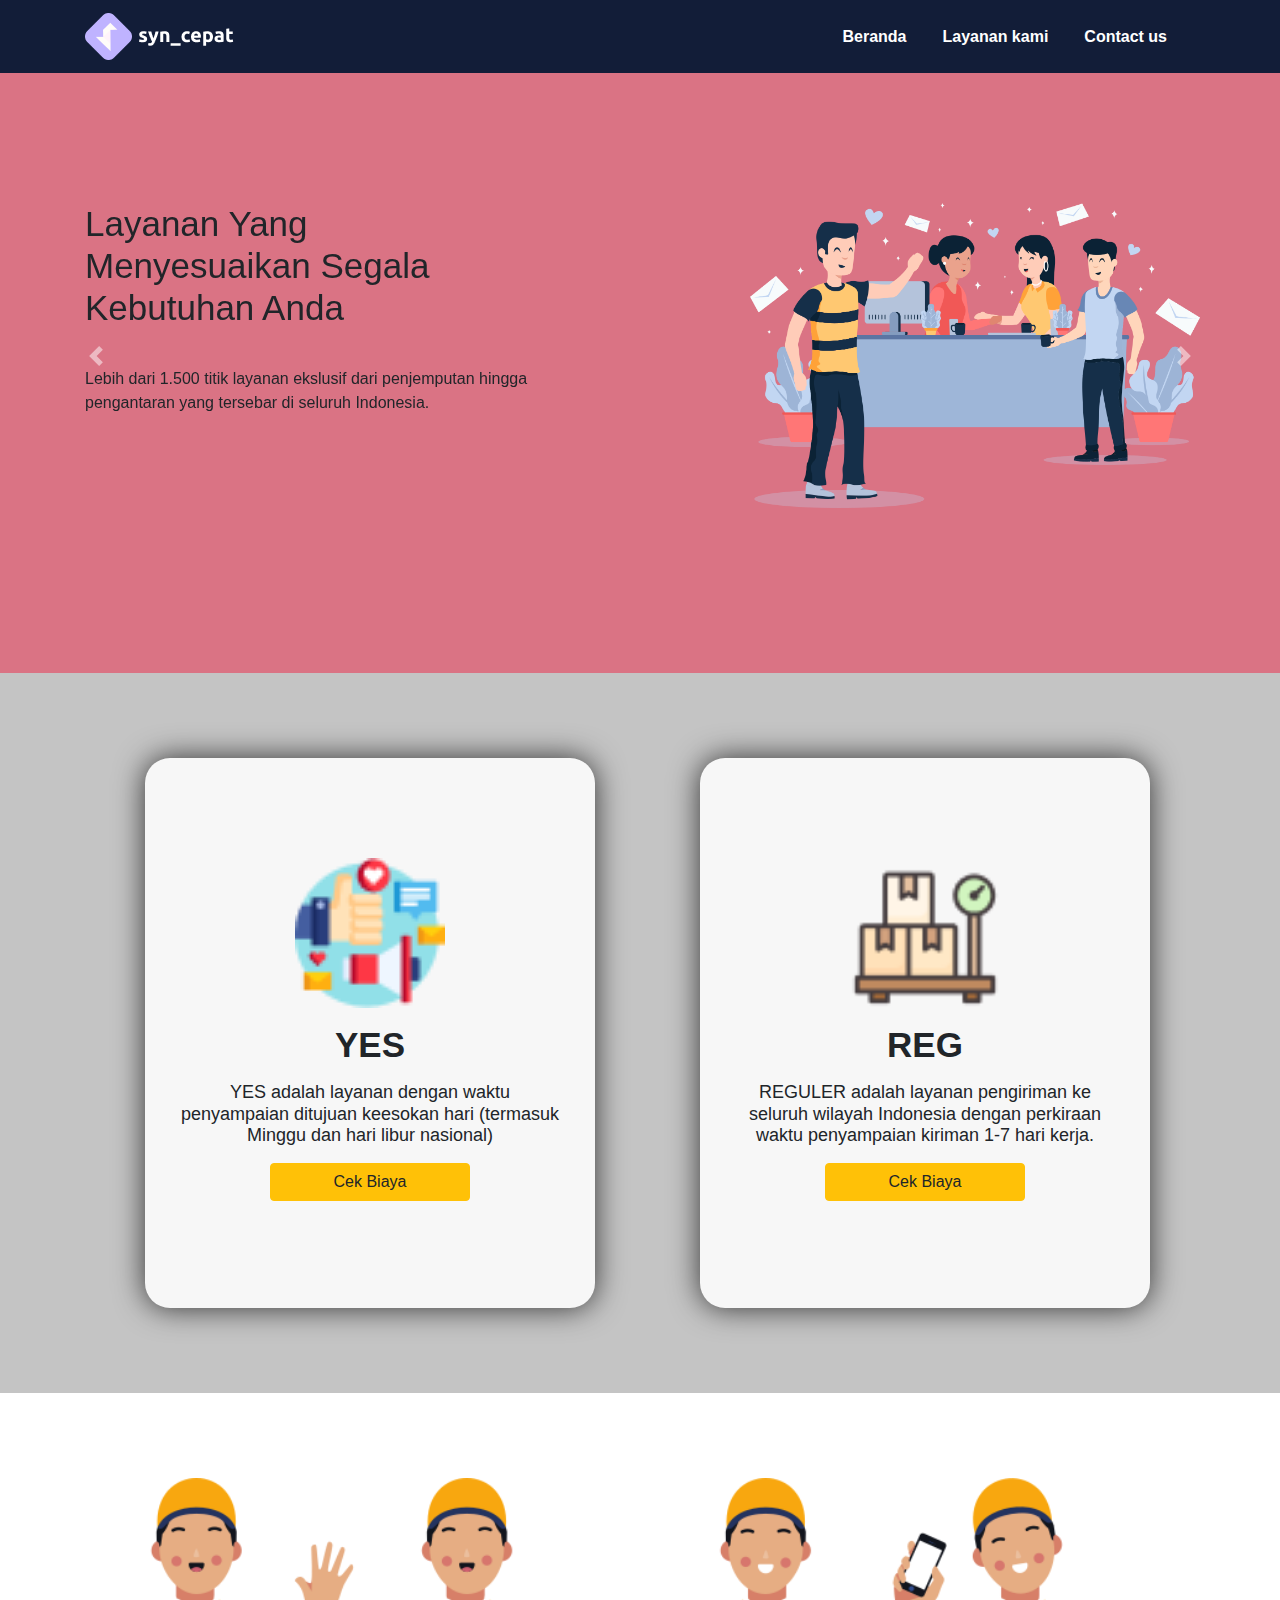
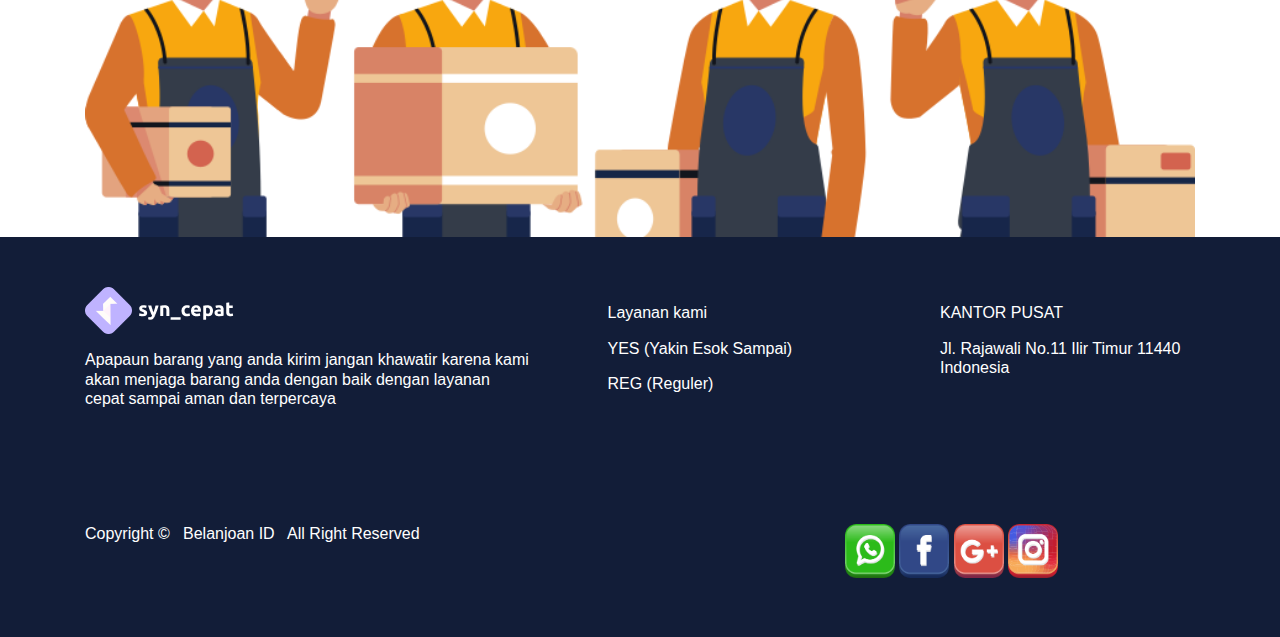
<file: Layanan-kami.html>
<!doctype html>
<html lang="en">

<head>
    <!-- Required meta tags -->
    <meta charset="utf-8">
    <meta name="viewport" content="width=device-width, initial-scale=1, shrink-to-fit=no">

    <!-- Bootstrap CSS -->
    <link rel="stylesheet" href="./css/bootstrap.css">

    <title>Layanan Kami</title>

    <!-- my css eksternal -->
    <link rel="stylesheet" href="./css/style.css">
    <link rel="stylesheet" href="./css/mobile.css">

    <!-- my font-->
    <link href="https://fonts.googleapis.com/css2?family=Montserrat&display=swap" rel="stylesheet">



</head>

<body>

    <!-- header -->
    <section id="header">
        <div class="row">
            <div class="col-lg-12">
                <nav class="navbar navbar-expand-lg navbar-light bg-nav">
                    <div class="container">
                        <a class="navbar-brand" href="#"><img src="./asset/logo syn cepat.png" alt="Logo"></a>
                        <button class="navbar-toggler" type="button" data-toggle="collapse"
                            data-target="#navbarNavAltMarkup" aria-controls="navbarNavAltMarkup" aria-expanded="false"
                            aria-label="Toggle navigation">
                            <span class="navbar-toggler-icon"></span>
                        </button>
                        <div class="collapse navbar-collapse justify-content-end" id="navbarNavAltMarkup">
                            <div class="navbar-nav">
                                <a class="nav-link active" href="./index.html"> Beranda <span
                                        class="sr-only">(current)</span></a>
                                <a class="nav-link" href="#">Layanan kami</a>
                                <a class="nav-link" href="#">Contact us</a>
                            </div>
                        </div>
                    </div>
                </nav>
            </div>
        </div>
        </div>
    </section>

    <!-- header selesai-->

    <!-- banner -->
    <section id="banner-2">
        <div class="row justify-content-center">
            <div class="col-lg-12">
                <div id="carouselExampleControls" class="carousel slide" data-ride="carousel">
                    <div class="carousel-inner">
                        <div class="carousel-item active">
                            <div class="container">
                                <div class="row justify-content-between">
                                    <div class="col-lg-5">
                                        <h1>Layanan Yang Menyesuaikan Segala Kebutuhan Anda</h1>
                                        <p>Lebih dari 1.500 titik layanan ekslusif dari penjemputan hingga pengantaran
                                            yang tersebar di seluruh Indonesia.
                                        </p>
                                    </div>
                                    <div class="col-lg-5">
                                        <img src="./asset/o-service.png" alt="">
                                    </div>
                                </div>
                            </div>
                        </div>
                        <div class="carousel-item">
                            <div class="container">
                                <div class="row justify-content-center">
                                    <div class="col-lg-5">
                                        <h1>Layanan Yang Menyesuaikan Segala Kebutuhan Anda</h1>
                                        <p>Lebih dari 1.500 titik layanan ekslusif dari penjemputan hingga pengantaran
                                            yang
                                            tersebar di seluruh Indonesia.
                                        </p>
                                    </div>
                                    <div class="col-lg-5">
                                        <img class="imgbanner" src="./asset/o-service.png" alt="banner">
                                    </div>
                                </div>
                            </div>
                        </div>
                    </div>
                    <a class="carousel-control-prev" href="#carouselExampleControls" role="button" data-slide="prev">
                        <span class="carousel-control-prev-icon" aria-hidden="true"></span>
                        <span class="sr-only">Previous</span>
                    </a>
                    <a class="carousel-control-next" href="#carouselExampleControls" role="button" data-slide="next">
                        <span class="carousel-control-next-icon" aria-hidden="true"></span>
                        <span class="sr-only">Next</span>
                    </a>
                </div>
            </div>
        </div>
    </section>

    <!-- banner selesai -->

    <!-- jenis layanan -->
    <section id="jenis-layanan">
        <div class="container">
            <div class="row justify-content-center">
                <div class="col-lg-6">
                    <div class="yes">
                        <img class="img-yes" src="./asset/ic_public.png" alt="yes">
                        <p>
                        <h1>YES</h1>
                        </p>
                        <P>
                        <h6>YES adalah layanan dengan waktu penyampaian ditujuan keesokan hari
                            (termasuk Minggu dan hari libur nasional)</h6>
                        </P>
                        <a href="halaman-yes.html"><button type="button" class="btn btn-warning">Cek Biaya</button></a>
                    </div>
                </div>
                <div class="col-lg06">
                    <div class="reg">
                        <img class="img-reg" src="./asset/ic_paket.png" alt="reg">
                        <p>
                        <h1>REG</h1>
                        </p>
                        <p>
                        <h6>REGULER adalah layanan pengiriman ke seluruh wilayah Indonesia dengan perkiraan waktu
                            penyampaian kiriman 1-7 hari kerja.</h6>
                        </p>
                        <a href="halam-reg.html"><button type="button" class="btn btn-warning">Cek Biaya</button></a>
                    </div>
                </div>
            </div>
        </div>
    </section>

    <!-- jenis layanan selesai -->

    <!-- gambar avenger -->
    <section id="avenger">
        <div class="container">
            <div class="row text-center">
                <div class="col-lg-12">
                    <img class="img-avenger" src="./asset/bg4.png" alt="avenger">
                </div>
            </div>
        </div>
    </section>
    <!-- gambar avenger selesai -->

    <!--footer-->
    <section id="footer2">
        <div class="container">
            <div class="row justify-content-between">
                <div class="col-lg-5">
                    <div class="footer-closing">
                        <img class="logo" src="./asset/logo syn cepat.png" alt="logo">
                        <p>
                        <h6>Apapaun barang yang anda kirim jangan khawatir karena kami akan menjaga barang anda dengan
                            baik
                            dengan layanan cepat sampai aman dan terpercaya</h6>
                        </p>
                    </div>
                </div>
                <div class="col-lg-3">
                    <div class="company">
                        <p>
                        <h6>Layanan kami</h6>
                        </p>
                        <p>
                        <h6>YES (Yakin Esok Sampai)</h6>
                        </p>
                        <p>
                        <h6>REG (Reguler)</h6>
                        </p>
                    </div>
                </div>
                <div class="col-lg-3">
                    <div class="office">
                        <p>
                        <h6>KANTOR PUSAT</h6>
                        </p>
                        <p>
                        <h6>Jl. Rajawali No.11 Ilir Timur 11440 Indonesia</h6>
                        </p>
                    </div>
                </div>
            </div>
            <div class="row justify-content-between">
                <div class="col-lg-4">
                    <div class="footer-sosmed">
                        <h6>Copyright &copy; &nbsp; Belanjoan ID &nbsp; All Right Reserved &nbsp;</h6>

                    </div>
                </div>
                <div class="col-lg-4 contact-sosmed">
                    <img src="./asset/wa.png" alt="">
                    <img src="./asset/faccebook.png" alt="">
                    <img src="./asset/gmail.png" alt="">
                    <img src="./asset/instagram.png" alt="">
                </div>
            </div>
        </div>
    </section>


    <!-- Optional JavaScript -->
    <!-- jQuery first, then Popper.js, then Bootstrap JS -->
    <script src="./js/jquery.slim.min.js"></script>
    <script src="./js/popper.min.js"></script>
    <script src="./js/bootstrap.min.js"> </script>
</body>

</html>
</file>
<file: css/style.css>
@media (min-width:992px){
    /*header*/
    #header .navbar{
        background-color:#121D38;
    }

    #header .nav-link{
        margin-right:20px;
        font-weight: bold;
        color:white;
    }

    #header .nav-link:hover::after{
        content:'';
        display: block;
        border-bottom: 2px white solid;
        width: 50%;
        margin:auto;
        padding-bottom:5px;
        margin-bottom: -7px;
    }
    

    /*banner*/
    #banner{
        background-color:#6D85C2;
        width: auto;
        height: 750px;
        padding-top: 200px;
    }

    #banner .imgbanner{
        width:500px;
        height:auto;
        padding-bottom:150px;
    }

    #banner .btn btn-outline-primary{
        background-color: rgb(219, 157, 23)
        color:white;
    }

    #visual .visual1{
        width: 125%;
        height: auto;
        margin-left: -120px;
        margin-top: -175px;
        margin-bottom: 20px;
    }

    /* jenis-layanan */

    #banner-2{
        background-color:rgb(218, 115, 132);
        width:100%;
        height: 600px;
        padding-top: 130px;  
    }

    #banner-2 h1{
        padding-bottom: 30px;
        font-size:35px;
    }

    #banner-2 h6{
        font-size: 20px;
    }

    #banner-2 img{
        width: 450px;
        height:auto;
    }

    
    #jenis-layanan{
        background-color: #C4C4C4;
        padding-top: 85px;
        padding-bottom: 85px;
    }

    #jenis-layanan .img-yes,
    #jenis-layanan .img-reg{
        width: 150px;
        height: auto;
    }

    #jenis-layanan h1,
    #ongkir1 h1,
    #ongkir2 h1,
    #ulasan-rating h1{
        font-size: 35px;
        font-weight: bold;
    }

    #jenis-layanan h6,
    #ongkir1 h6,
    #ongkir2 h6{
        font-size: 18px;
    }

    #jenis-layanan .yes,
    #jenis-layanan .reg{
    text-align: center;
    width: 450px;
    height: 550px;
    background: #F7F7F7;
    box-shadow: 0 0 30px rgba(0, 0, 0, 0.75);
    border-radius: 25px;   
    padding-top: 100px;
    padding-right: 30px;
    padding-left: 30px;
    }

   #jenis-layanan .btn-warning,
   #ongkir1 .btn-outline-warning,
   #ongkir1 .btn-warning,
   #ongkir2 .btn-outline-warning,
   #ongkir2 .btn-warning,
   #ulasan-rating .btn-warning{
       height: auto;
       width: 200px;
   }

   #ongkir1 .btn-outline-warning:hover,
   #ongkir2 .btn-outline-warning:hover{
       height: auto;
       width: 200px;
       background-color: rgb(172, 128, 8);
   }

    /* avenger */
    #avenger .img-avenger{
        /* text-align: center; */
        /* padding: 85px; */
        width: 100%;
        height:auto;    
        position: relative;
        margin-top: 85px;

        /* position: fixed; */
    }

        /* footer2 */
        #footer2{
            padding: 50px;
            margin-top: -400px;
            background-color:#121D38;
            width: 100%;
            height: 400px;
            position:relative;
            z-index: 1;
            color:white;
        }
    
    /*ongkir*/

     #ongkir .bg-ongkir{
         margin-top: -50px;
         margin-bottom: 50px;
        width: 100%;
        height: 478.5px;
        background-color: white;
        box-shadow: 0 0 40px rgba(0, 0, 0, 0.2);
        border-radius: 20px;
        padding-top: 5opx ;
        padding-bottom: 50px;
        padding-right: 25px;
        padding-left:25px;
    }

    #ongkir h1{
    font-style: normal;
    font-weight: bold;
    font-size: 25px;
    padding-top: 50px;
    padding-bottom: 20px;
    }

    #ongkir h6{
  font-style: normal;
font-weight: normal;
font-size: 15px;
    }

    #ongkir .form-control{
        font-style: normal;
font-weight: normal;
font-size: 12px;
    }


    #ongkir .girl{
        width: auto;
        height: 250px;
        padding-right: 150px;
        padding-left: 150px;
    }

    #ongkir .bg-ongkir .btn-outline-warning{
    width: 245px;
    height: auto;
    left: 185px;
    top: 482px;
    font-size: 12px;
    text-align: center;
    }

    #ongkir .bg-ongkir .btn-outline-warning:hover{
        width: 245px;
        height: auto;
        left: 185px;
        top: 482px;
        font-size: 12px;
        text-align: center;
        background-color:turquoise ;
        border: none;
        }

    #ongkir .btn-warning{
    width: 245px;
    height: auto;
    left: 185px;
    top: 482px; 
    font-size: 12px;
    text-align: center;
    }

    #ongkir .btn-warning:hover{
        width: 245px;
        height: auto;
        left: 185px;
        top: 482px; 
        font-size: 12px;
        text-align: center;
        }    
    /*kenapa harus*/
    #kenapa{
        margin-bottom: 50px;
    }

    #kenapa h1 {
        text-align: center;
        font-size: 30px;
        font-weight:bold;
    }

    /*kerja sama*/
    #ks{   
        background-color: #C4C4C4;
        width: 100%;
        height: 420px;
        padding-bottom:50px;
        padding-top: 50px;
    }

    #ks .gks{
        width: auto;
        height:300px;
        text-align: center;
    }

    #ks h1{ 
        padding-top:75px;
        font-size: 20px;
    }

    #ks h6{
        font-size: 15px;
    }

    /*timbangan*/
    #timbangan-akurat{
        margin-top: 100px;
    }

    #timbangan-akurat h1 {
        padding-top: 80px;
        font-size: 25px;
        font-weight: bold;
    }
    
    #timbangan-akurat h6{
        font-size: 15px;
    }

    #timbangan-akurat .timbangan{
        width: auto;
        height: 300px;
        text-align:center;
    }

    /*kirim cepat*/
    #kirim-cepat{
        background-color: #C4C4C4;
        width: 100%;
        height: 420px;
        padding-bottom:50px;
        padding-top: 50px;
    }

    #kirim-cepat{
        margin-top: 100px;
    }

    #kirim-cepat .kirimcepat{
        width: auto;
        height: 300px;
    }

    #kirim-cepat h1{
        padding-top: 80px;
        font-size: 25px;
        font-weight: bold;
    }

    /*delivery*/
    #delivery{
        width: 100%;
        height: 300px;
        padding-bottom:50px;
        padding-top: 50px;
    }

    #delivery h1{
        font-size: 25px;
        font-weight: bold;
    }

    #delivery h6{
        font-size: 15px;
    }

    #delivery .titikjemput{
        width: auto;
        height: 300px;
    }
    
    /*kualitas*/
    #kualitas{
        margin-top:100px;
        background-color: #D0B8F2;
        width:auto;
        height: 500x;
    }

    #kualitas h1{
        font-size: 25px;
        font-weight: bold;
        padding-top: 75px;
        border-bottom: 2px solid white;
    }

    #kualitas h6{
        font-size: 15px;
    }

    #kualitas .kualitaskurir{
        width: auto ;
        height: 400px;
    }

    /*rating*/
    #rating{
        margin-top: 40px;
        width: 100%;
        height: 420px;
    }

    #rating h1{
        font-size: 25px;
        font-weight:bold;
        padding-bottom: 40px;
        text-align:center;
    }

    #rating h6{
        font-size: 15px;
    }

    #rating .col1{
        margin-right: 25px;
    }

    #rating .rating1,
    #rating .rating2 {
        padding:100px 20px;
        width: 250px;
        height: auto;
        text-align: center;
        background: white;
        box-shadow: 0 0 15px  rgba(0, 0, 0, 0.25);
        border-radius: 10px;
    }

    /*footer*/
    #footer{
        padding: 50px;
        margin-top: 100px;
        background-color:#121D38;
        width: 100%;
        height: 400px;
    }

    #footer .sosmed img,
    #footer2  .contact-sosmed img{
        width: 50px;
        height: auto;
        padding-top: 100px;
    }

    #footer h6,
    #footer2 .h6{
        color:white;
        font-size: 15px;
    }

#footer .company
{
    padding-left: 50px;
}

  
    #footer .footer2,
    #footer2 .footer-sosmed{
        padding-top: 100px;
        color:white;

    }




    /* halaman informasi  */
    #halaman-informasi{
        text-align: center;
        background-color: #c4c4c4;
        width: auto;
        height: 530px;
        padding: 60px;
    }

    #halaman-informasi .img-error{
        width: 250px;
        height: auto;
    }

    #halaman-informasi h1{
        font-size: 45px;
        font-weight: bold;
    }

    /* halaman-yes */
    #halaman-yes{
        text-align: center;
        background-color: #ffffff;
        width: auto;
        height: auto;
        padding-top:100px;
        padding-bottom: 100px;
    }

    #ongkir1,
    #ongkir2,
    #ulasan-rating{
        padding-top: 50px;
        text-align: center;
    }

    #ongkir1 .bg-ongkir1,
    #ongkir2 .bg-ongkir2,
    #ulasan-rating .u-rating{
        /* text-align: center; */
       width: 100%;
       height: auto;
       background-color: white;
        box-shadow: 0 0 40px rgba(0, 0, 0, 0.25);
        border-radius: 25px;
        padding: 50px;
    }

    #ongkir1 .cek-ongkir,
    #ongkir2 .cek-ongkir2,
    #ulasan-rating .u-rating{
        padding-top: 50px ;
        padding-bottom: 50px;
        padding-right: 25px;
        padding-left:25px;
    }

    #ongkir1 h1,
    #ongkir2 h1,
    #ulasan-rating h1{
        margin-bottom: 40px;
    }

    #ongkir1 .bg-ongkir1 h6,
    #ongkir2 .bg-ongkir2 h6{
         padding-bottom: 25px;
    }


    #ongkir1 .form-control,
    #ongkir2 .form-control,
    #ulasan-rating .form-group h6{
        font-size:15px;
    }

    /* ulasan rating */
    #ulasan-rating h6{
        text-align: left !important;
    }

    #ulasan-rating .star{
        margin-bottom: 20px;

    }





}
</file>
<file: css/mobile.css>
@media (max-width: 992px) {
  /*header*/
  #header .navbar {
    background-color: #121d38;
  }

  #header img {
    height: 30px;
    width: auto;
  }

  #header .nav-link {
    margin-right: 20px;
    font-weight: bold;
    color: white;
  }

  #header .nav-link:hover:after {
    content: "";
    display: block;
    border-bottom: 2px white solid;
    width: 50%;
    margin: auto;
    padding-bottom: 5px;
    margin-bottom: -7px;
  }

  /*banner*/
  #banner {
    background-color: #6d85c2;
    width: 100%;
    height: 400px;
    padding: 20px;
  }

  #banner h1 {
    font-size: 20px;
  }

  #banner p {
    font-size: 12px;
  }

  #banner .imgbanner{
    width: auto;
    height: 175px;
    padding-bottom: 40px;
    padding-left: 20px;
    padding-right: 70px;
  }

  #banner .btn-outline-primary,
  #kirim-cepat .btn-warning,
  #ks .btn-warning,
  #timbangan-akurat .btn-warning,
  #delivery .btn-warning,
  #kualitas .btn-warning {
    font-size: 10px;
    text-align: center;
    background-color: rgb(246, 171, 8);
    color: white;
    width: auto;
    height: auto;
    margin-bottom: 30px;
  }

  #visual .visual1 {
    width: 120%;
    height: auto;
    margin-top: -70px;
    margin-left: -20px;
  }

  /* jenis-layanan */

  #banner-2 {
    background-color: rgb(218, 115, 132);
    width: 100%;
    height: 430px;
    padding-top: 25px;
  }

  #banner-2 h1 {
    padding-bottom: 20px;
    font-size: 20px;
  }

  #banner-2 h6 {
    font-size: 12px;
  }

  #banner-2 img {
    width: auto;
    height: 200px;
    text-align: center;
    padding-right:50px;
    padding-left: 20px;
  }

  /* jenis-layanan */

  #jenis-layanan {
    background-color: #ffffff;
    padding-top: 25px;
    padding-bottom: 25px;
    width: 100%;
    height: 600px;
  }

  #jenis-layanan .img-yes,
  #jenis-layanan .img-reg {
    width: 80px;
    height: auto;
  }

  #jenis-layanan h1,
  #ongkir1 h1,
  #ongkir2 h1,
  #ulasan-rating h1 {
    font-size: 20px;
    font-weight: bold;
  }

  #jenis-layanan h6,
  #ongkir1 h6,
  #ongkir2 h6 {
    font-size: 12px;
  }

  #jenis-layanan .yes {
    text-align: center;
    width: 280px;
    height: 300px;
    background: #f7f7f7;
    box-shadow: 0 0 30px rgba(0, 0, 0, 0.75);
    border-radius: 25px;
    padding-top: 20px;
    padding-right: 30px;
    padding-left: 30px;
    margin-left: 25px;
    margin-right: 25px;
    margin-bottom: 25px;
  }

  #jenis-layanan .reg{
    text-align: center;
    width: 280px;
    height: 300px;
    background: #f7f7f7;
    box-shadow: 0 0 30px rgba(0, 0, 0, 0.75);
    border-radius: 25px;
    padding-top: 20px;
    padding-right: 30px;
    padding-left: 30px;
    margin-left: 25px;
    margin-right: 25px;
    margin-bottom: 50px;
  }

  #jenis-layanan .btn-warning,
  #ongkir1 .btn-outline-warning,
  #ongkir1 .btn-warning,
  #ongkir2 .btn-outline-warning,
  #ongkir2 .btn-warning,
  #ulasan-rating .btn-warning {
    height: auto;
    width: 200px;
    font-size: 12px;
    margin: 7px;
  }


  #ongkir1 .btn-outline-warning:hover,
  #ongkir2 .btn-outline-warning:hover {
    height: auto;
    width: 200px;
    size: 12px;
    background-color: rgb(172, 128, 8);
  }

  /* avenger */
  #avenger .img-avenger {
    width: 100%;
    height: auto;
    position: relative;
    margin-top: 80px;
  }

  /* footer2 */
  #footer2 {
    padding: 50px;
    margin-top: -100px;
    background-color: #121d38;
    width: 100%;
    height: 600px;
    position: relative;
    z-index: 1;
    color: white;
  }

  /*ongkir*/

  #ongkir .bg-ongkir {
    width: 100%;
    height: 900px;
    background-color: white;
    box-shadow: 0 0 40px rgba(0, 0, 0, 0.2);
    border-radius: 20px;
    padding-top: 15px;
    padding-bottom: 25px;
    padding-right: 25px;
    padding-left: 25px;
    margin-top: -25px;
  }

  #ongkir h1 {
    font-style: normal;
    font-weight: bold;
    font-size: 20px;
    padding-top: 50px;
    padding-bottom: 20px;
  }

  #ongkir h6 {
    font-style: normal;
    font-weight: normal;
    font-size: 12px;
  }

  #ongkir .form-control,
  #ongkir1 .bg-ongkir1 .form-control,
  #ongkir2 .bg-ongkir2 .form-control{
    /* font-style: normal; */
    font-size: 12px;
  }

  #ongkir .girl {
    width: auto;
    height: 250px;
    padding-left: 20px;
    padding-right: 100px;
    text-align: center;
  }

  #ongkir .bg-ongkir .btn-outline-warning {
    width: 120px;
    height: auto;
    left: 185px;
    top: 482px;
    font-size: 12px;
    text-align: center;
  }

  #ongkir .bg-ongkir .btn-outline-warning:hover {
    width: 120px;
    height: auto;
    left: 185px;
    top: 482px;
    font-size: 12px;
    text-align: center;
    background-color: turquoise;
    border: none;
  }

  #ongkir .btn-warning {
    width: 120px;
    height: auto;
    left: 185px;
    top: 482px;
    font-size: 12px;
    text-align: center;
  }

  #ongkir .btn-warning:hover {
    width: 120px;
    height: auto;
    left: 185px;
    top: 482px;
    font-size: 12px;
    text-align: center;
  }
  /*kenapa harus*/
  #kenapa {
    margin-bottom: 15px;
  }

  #kenapa h1 {
    text-align: center;
    font-size: 30px;
    font-weight: bold;
  }

  /*kerja sama*/
  #ks {
    background-color: #c4c4c4;
    width: 100%;
    height: 550px;
    padding-bottom: 40px;
    padding-top: 40px;
  }

  #ks .gks {
    width: 100%;
    height: auto;
    text-align: center;
  }

  #ks h1 {
    padding-top: 40px;
    font-size: 20px;
    font-weight: bold;
  }

  #ks h6 {
    font-size: 12px;
    padding-top: -20px;
  }

  /*timbangan*/
  #timbangan-akurat {
    margin-top: 25px;
  }

  #timbangan-akurat h1 {
    padding-top: 25px;
    font-size: 20px;
    font-weight: bold;
  }

  #timbangan-akurat h6 {
    font-size: 12px;
  }

  #timbangan-akurat .timbangan {
    width: auto;
    height: 300px;
    text-align: center;
    padding-top: 20px;
    padding-left: 15px;
    padding-right: 65px;
  }

  /*kirim cepat*/
  #kirim-cepat {
    background-color: #d2d2db;
    width: 100%;
    height: 530px;
    padding-bottom: 25px;
    margin-top: -10px;
  }

  #kirim-cepat .kirimcepat {
    width: auto;
    height: 300px;
    padding-top: 25px;
    padding-left: 15px;
    padding-right: 85x;
  }

  #kirim-cepat h1 {
    font-size: 25px;
    font-weight: bold;
  }

  /*delivery*/
  #delivery {
    width: 100%;
    height: 420px;
    padding-bottom: 25px;
    padding-top: 10px;
  }

  #delivery h1 {
    padding-top: 25px;
    font-size: 25px;
    font-weight: bold;
  }

  #delivery h6 {
    font-size: 15px;
  }

  #delivery .titikjemput {
    width: auto;
    height: 250px;
    padding-top: 40px;
  }

  /*kualitas*/
  #kualitas {
    margin-top: 25px;
    background-color: #d0b8f2;
    width: 100%;
    height: 500x;
  }

  #kualitas h1 {
    font-size: 25px;
    font-weight: bold;
    padding-top: 25px;
    border-bottom: 2px solid white;
  }

  #kualitas h6 {
    font-size: 15px;
  }

  #kualitas .kualitaskurir {
    width: 115%;
    height: auto;
    padding-top: 25px;
    margin-left: -25px;
  }

  /*rating*/
  #rating {
    margin-top: 10px;
  }

  #rating h1 {
    font-size: 20px;
    font-weight: bold;
    text-align: center;
  }

  #rating .line {
    margin: 5px;
  }

  #rating .u-rating h6 {
    font-size: 12px;
  }

  #rating .col1 {
    margin-right: 25px;
  }



  #rating .btn-warning {
    text-align: center !important;
  }

  #rating .rating1,
  #rating .rating2 {
    padding: 25px;
    width: 220px;
    height: auto;
    text-align: center;
    background: white;
    box-shadow: 0 0 15px rgba(0, 0, 0, 0.25);
    border-radius: 10px;
    margin-right: 60px;
    margin-left: 60px;
    margin-bottom: 25px;
  }

  /*footer*/
  #footer,
  #footer2 {
    padding: 25px;
    margin-top: 25px;
    background-color: #121d38;
    width: 100%;
    height: 525px;
  }

  #footer .sosmed img,
  #footer2 .contact-sosmed img {
    width: 30px;
    height: auto;
    text-align: center;
  }

  #footer .logo,
  #footer2 .logo {
    width: auto;
    height: 35px;
  }

  #footer h6,
  #footer p,
  #footer2 h6 {
    color: white;
    font-size: 12px;
  }

  #footer .office {
    padding-left: 16px;
  }

  #footer .footer2,
  #footer2 .footer-sosmed {
    padding-top: 20px;
    color: white;
  }
  /* halaman informasi  */

  #halaman-informasi {
    text-align: center;
    background-color: #c4c4c4;
    width: auto;
    height: 350px;
    padding: 25px;
    margin-bottom: 25px;
  }

  #halaman-informasi .img-error {
    width: auto;
    height: 200px;
  }

  #halaman-informasi h1 {
    font-size: 20px;
    font-weight: bold;
  }

  /* halaman-yes */
  #halaman-yes {
    text-align: center;
    background-color: #ffffff;
    width: auto;
    height: auto;
    padding-top: 100px;
    padding-bottom: 100px;
  }

  #ongkir1,
  #ongkir2,
  #ulasan-rating {
    padding-top: 50px;
    text-align: center;
  }

  #ulasan-rating .star{
    height: auto;
    width: 150px;
  }

  #ongkir1 .bg-ongkir1,
  #ongkir2 .bg-ongkir2,
  #ulasan-rating .u-rating {
    /* text-align: center; */
    width: 100%;
    height: auto;
    background-color: white;
    box-shadow: 0 0 40px rgba(0, 0, 0, 0.25);
    border-radius: 25px;
    padding: 50px;
  }

  #ongkir1 .cek-ongkir,
  #ongkir2 .cek-ongkir2,
  #ulasan-rating .u-rating {
    padding-top: 50px;
    padding-bottom: 50px;
    padding-right: 25px;
    padding-left: 25px;
  }

  #ongkir1 h1,
  #ongkir2 h1,
  #ulasan-rating h1 {
    margin-bottom: 40px;
  }

  #ongkir1 .bg-ongkir1 h6,
  #ongkir2 .bg-ongkir2 h6 {
    padding-bottom: 25px;
  }

  #ongkir1 .form-control,
  #ongkir2 .form-control,
  #ulasan-rating .form-group h6 {
    font-size: 15px;
  }

  /* ulasan rating */
  #ulasan-rating h6 {
    text-align: left !important;
  }
}
</file>
